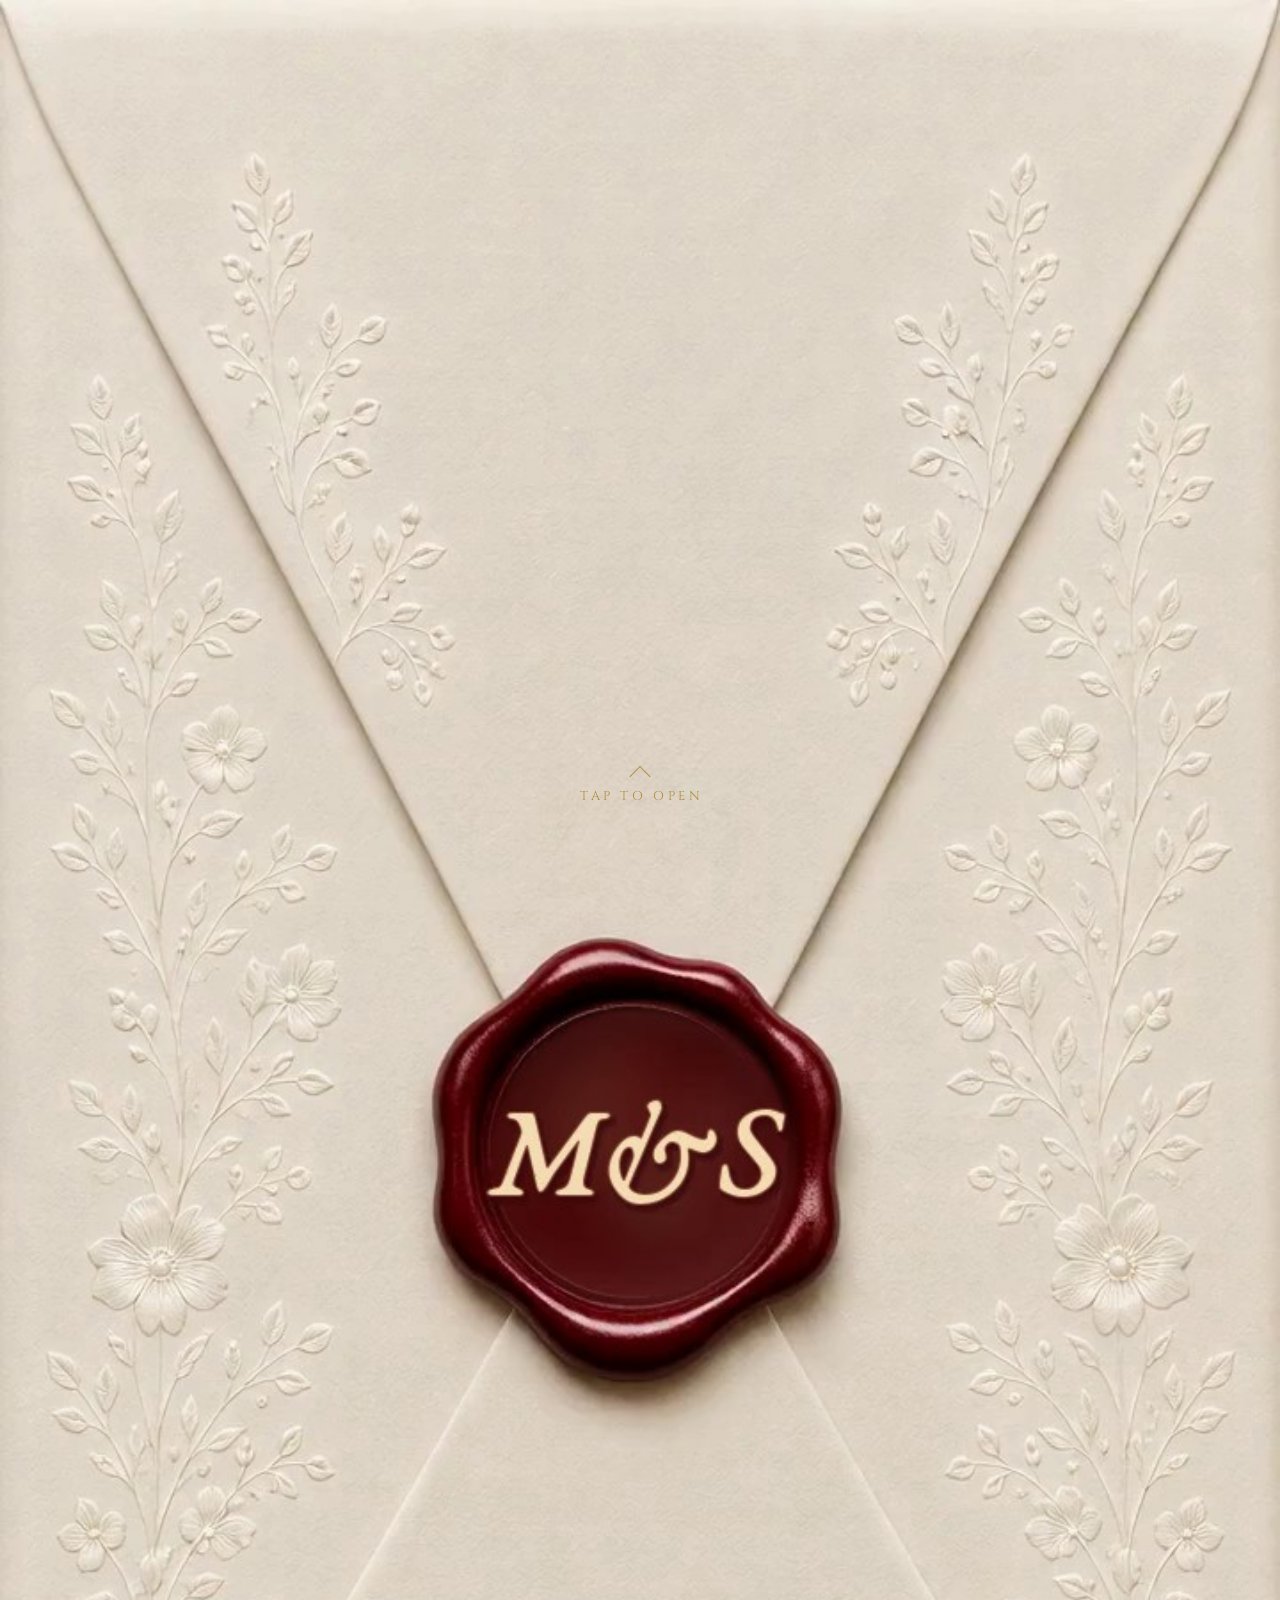
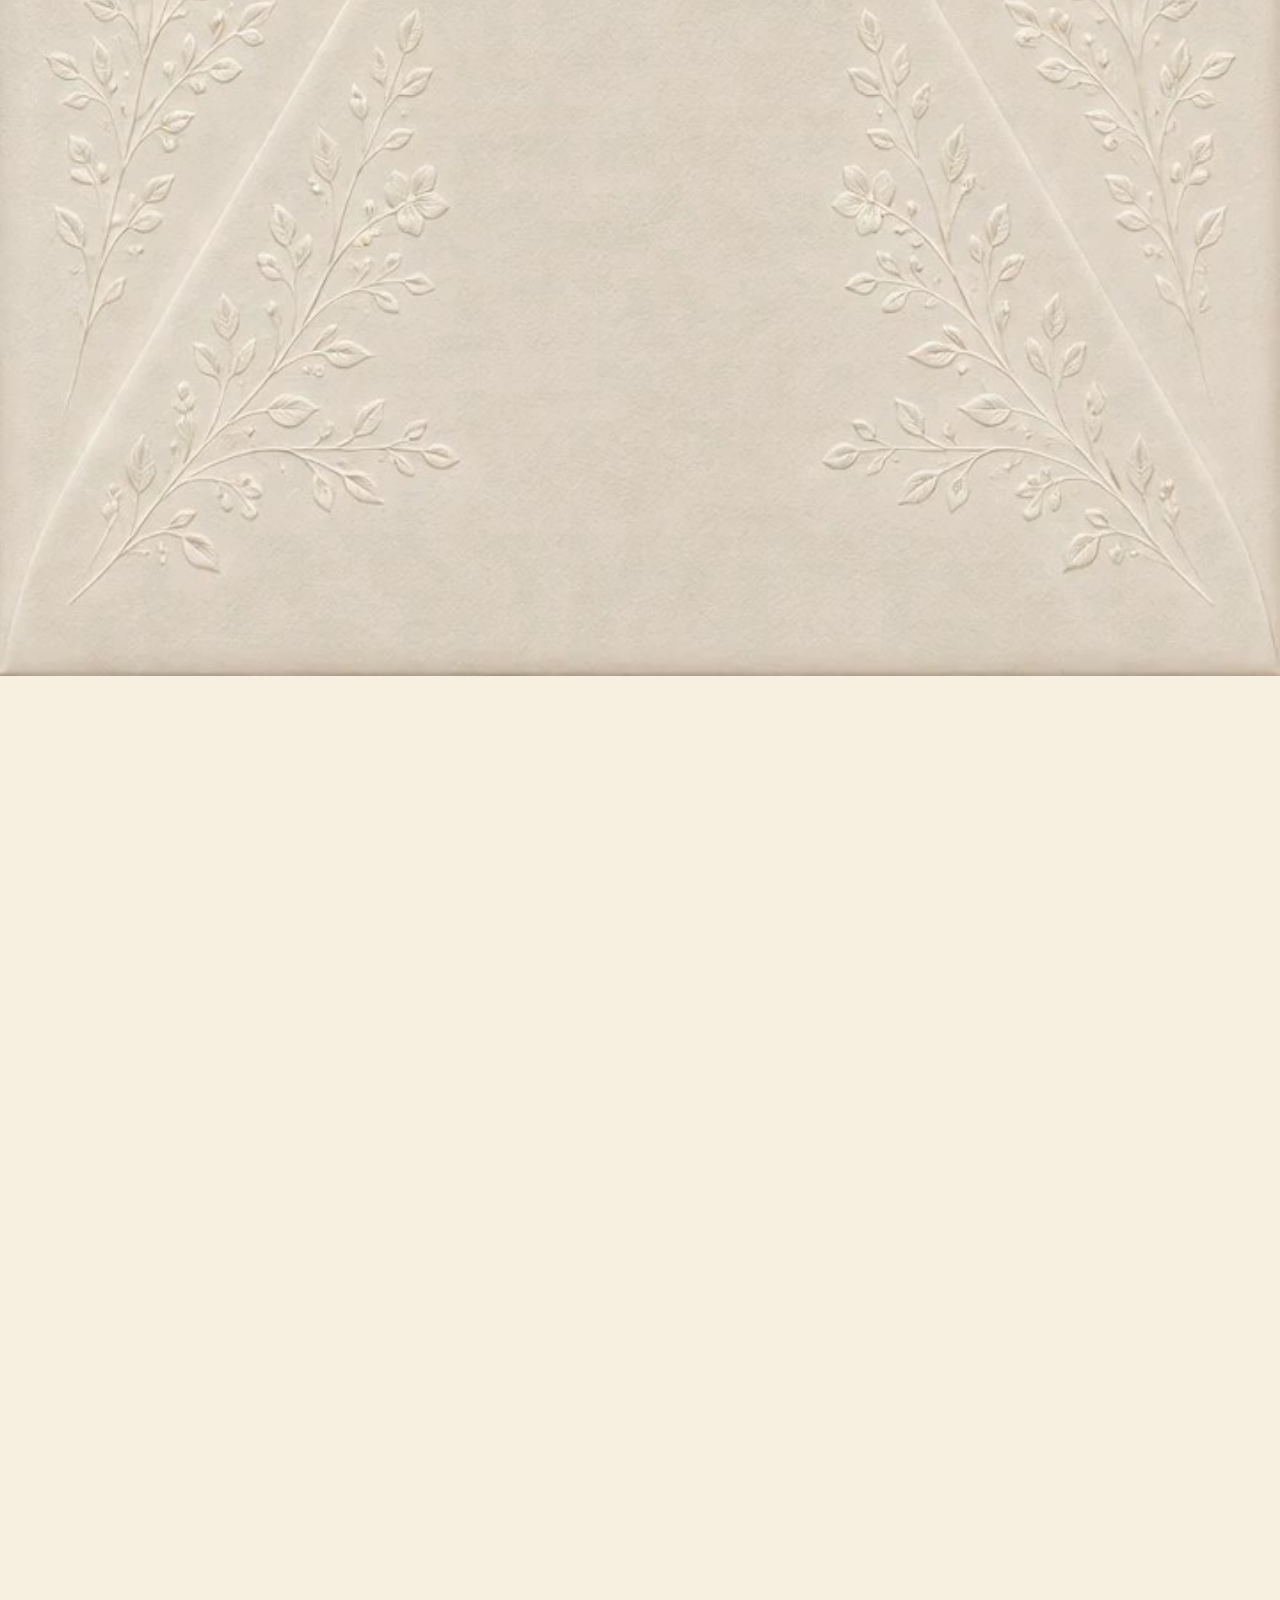
<file: index.html>
<!DOCTYPE html>
<html lang="en">
<head>
<meta charset="utf-8">
<meta name="viewport" content="width=device-width, initial-scale=1, viewport-fit=cover">
<meta name="theme-color" content="#F7EFDF">

<title>Kattb Ketab Invitation</title>
<meta name="description" content="You're invited to Mohamed &amp; Sohila's Kattb Ketab.">

<!-- Open Graph / Twitter Card — what a guest sees when this link is pasted
     into WhatsApp, iMessage, or any chat app. Absolute URLs on the image
     and og:url are required, not stylistic — WhatsApp/iMessage/Facebook
     fetch the image server-side, with no browser to resolve a relative
     path against.

     This is the mohamed-tamer branch's content, deployed separately at
     nour1029.github.io/mohamed-sohila-invitation/ — not solinvitations.com,
     which stays Mazen & Shams's. -->
<meta property="og:type" content="website">
<meta property="og:url" content="https://nour1029.github.io/mohamed-sohila-invitation/">
<meta property="og:title" content="Mohamed &amp; Sohila">
<meta property="og:description" content="You're invited to our Kattb Ketab.">
<meta property="og:image" content="https://nour1029.github.io/mohamed-sohila-invitation/assets/img/og-image.jpg">
<meta property="og:image:width" content="1200">
<meta property="og:image:height" content="630">
<meta name="twitter:card" content="summary_large_image">
<meta name="twitter:title" content="Mohamed &amp; Sohila">
<meta name="twitter:description" content="You're invited to our Kattb Ketab.">
<meta name="twitter:image" content="https://nour1029.github.io/mohamed-sohila-invitation/assets/img/og-image.jpg">

<link rel="preconnect" href="https://fonts.googleapis.com">
<link rel="preconnect" href="https://fonts.gstatic.com" crossorigin>
<!--
  Script font: Pinyon Script is the working default. All four candidates render
  side by side in _fonts.html — swap the pick here and in --font-script.
-->
<!-- Amiri is a proper Naskh face — the Bismillah must not fall back to a
     system font that mangles its diacritics. -->
<!-- Imperial Script matches the reference's own font for the "Two Souls..."
     lines exactly (its 'NewFonts' weight 300 resolves to Imperial Script). -->
<link href="https://fonts.googleapis.com/css2?family=Amiri&family=Cinzel:wght@400;500;600&family=Imperial+Script&family=Ovo&family=Pinyon+Script&display=swap" rel="stylesheet">

<link rel="stylesheet" href="css/style.css">

<!-- Marks that scripting is available, before first paint. The reveal styles
     hang off this, so a failed script leaves content visible rather than
     stranding the whole invitation at opacity 0. -->
<script>document.documentElement.classList.add('js');</script>
</head>

<body>

<!-- ============================================================
     Phase 0 scaffold. Every <section> below is an empty labeled
     band; the phase that fills it is named in the badge.
     ============================================================ -->

<!-- 1 · Envelope gate — Phase 2. Outside <main>: it covers the page
     rather than being part of the document flow.

     Two stages, as on the reference: a still of the sealed envelope, then
     on tap a short video of it opening. The video fades out as it ends and
     the invitation is underneath. -->
<div class="gate" id="gate">

  <div class="gate__still" id="gate-still">
    <!-- The exact first frame of gate-video below, not a separate still —
         so the still-to-film handoff on tap is pixel-identical, zero jump. -->
    <img class="gate__img" src="assets/img/envelope-closed.jpg" alt=""
         width="720" height="1280" fetchpriority="high">

    <button class="gate__open" type="button" id="gate-open">
      <span class="cue">
        <span class="cue__chevron"></span>
        <span class="cue__label caps">Tap to open</span>
      </span>
      <span class="visually-hidden">Open the invitation</span>
    </button>
  </div>

  <!-- muted + playsinline are what make autoplay-after-gesture legal on
       iOS; without playsinline it takes over the whole screen. -->
  <div class="gate__film" id="gate-film" aria-hidden="true">
    <video id="gate-video" class="gate__video"
           src="assets/video/envelope-open-MS.mp4"
           muted playsinline preload="auto"></video>
  </div>

</div>

<main id="invitation">


  <!-- 2 · Hero — Phase 3. tabindex allows the gate to land focus here. -->
  <section id="hero" class="hero" tabindex="-1">
    <div class="hero__panel">

      <!-- The scene is a video: the swans drift, petals fall, light moves.
           poster is the still plate, so a browser that cannot decode HEVC
           shows the painting instead of a blank box. preload is none and
           playback starts on wedding:open — no reason to pull 7MB before
           the guest has opened the envelope. -->
      <!-- src is set directly rather than via <source type="video/quicktime">:
           browsers filter <source> by declared type, and Chrome reports no
           support for quicktime even where it decodes the file happily. A
           bare src lets it sniff, and a browser that genuinely cannot decode
           just keeps showing the poster. -->
      <video class="hero__bg" id="hero-video"
             src="assets/video/swans.mov"
             poster="assets/img/hero-scene.jpg"
             muted loop playsinline preload="none"
             width="720" height="1280" aria-hidden="true"></video>

      <div class="hero__words">
        <p class="hero__eyebrow" lang="ar" dir="rtl" data-reveal>حَفْلُ زِفَافٍ</p>
        <!-- Date and time are one fact — when — so they share a line with a
             separator rather than stacking as two. The divider is decorative
             and hidden from assistive tech; the two <time> elements each keep
             their own machine-readable datetime. -->
        <p class="hero__when display" data-reveal>
          <time data-wedding="date"></time>
          <span class="hero__when-sep" aria-hidden="true">|</span>
          <time data-wedding="time"></time>
        </p>
      </div>

      <h1 class="heading heading--names hero__names" data-reveal>
        <span data-wedding="couple.one"></span>
        <span class="amp" aria-hidden="true">&amp;</span>
        <span data-wedding="couple.two"></span>
      </h1>

      <p class="hero__cue cue cue--down" aria-hidden="true">
        <span class="cue__chevron"></span>
        <span class="cue__label script">Scroll down</span>
      </p>

    </div>
  </section>

  <!-- 3 · Bismillah / invitation — Phase 5 -->
  <section id="invitation-card" class="section">
    <div class="section__inner">
      <article class="card invite" data-reveal-stagger>

        <!-- Same floral cutouts the reference uses to flank its own invite
             card (assets/img/README.md — the Tilda IDs match exactly). WebP
             first, at the same width the reference itself requests. -->
        <picture>
          <source srcset="assets/img/invite-ivy-left.webp" type="image/webp">
          <img class="invite__ivy invite__ivy--start" src="assets/img/hero-floral-left.png" alt="" aria-hidden="true" width="480" height="736">
        </picture>
        <picture>
          <source srcset="assets/img/invite-ivy-right.webp" type="image/webp">
          <img class="invite__ivy invite__ivy--end" src="assets/img/hero-floral-right.png" alt="" aria-hidden="true" width="484" height="736">
        </picture>

        <img class="bismillah" src="assets/img/bismillah.png"
             alt="بِسْمِ ٱللّٰهِ ٱلرَّحْمَـٰنِ ٱلرَّحِيمِ — In the name of Allah, the Most Gracious, the Most Merciful"
             width="1022" height="312">

        <!-- Surah Ar-Rum 30:21 (excerpt) — "...and He placed between you
             affection and mercy..." — the verse almost every Arabic wedding
             invitation opens with. Live text in Amiri (a proper Naskh face,
             already loaded for its diacritics — see the <link> above), not
             the image it started as: see assets/img/README.md. -->
        <p class="invite__ayah" lang="ar" dir="rtl">وَجَعَلَ بَيْنَكُم مَّوَدَّةً وَرَحْمَةً</p>

        <p class="invite__greeting" lang="ar" dir="rtl">
          بقلوب بملؤها الفرح والسعادة نتشرف بدعوتكم لحضور حفل زفاف
        </p>

      </article>
    </div>
  </section>

  <!-- 4 · Countdown — Phase 6. Sits on the plain cream ground, no card. -->
  <section id="countdown" class="section countdown">
    <div class="section__inner">
      <h2 class="heading" data-reveal><span>The Celebration Begins In</span></h2>

      <!-- No data-reveal here: the ink-wipe-in on scroll and the per-digit
           flip on tick are bespoke to the countdown and driven by
           initCountdown() itself, not the generic reveal engine. -->
      <div class="countdown__clock" id="countdown-clock">
        <div class="count">
          <span class="count__wrap"><span class="count__value" data-count="days">--</span></span>
          <span class="count__label" data-count-label="days">Days</span>
        </div>
        <span class="count__sep" aria-hidden="true">:</span>
        <div class="count">
          <span class="count__wrap"><span class="count__value" data-count="hours">--</span></span>
          <span class="count__label" data-count-label="hours">Hours</span>
        </div>
        <span class="count__sep" aria-hidden="true">:</span>
        <div class="count">
          <span class="count__wrap"><span class="count__value" data-count="minutes">--</span></span>
          <span class="count__label" data-count-label="minutes">Minutes</span>
        </div>
        <span class="count__sep" aria-hidden="true">:</span>
        <div class="count">
          <span class="count__wrap"><span class="count__value" data-count="seconds">--</span></span>
          <span class="count__label" data-count-label="seconds">Seconds</span>
        </div>
      </div>

      <!-- Shown once the date has passed; the clock is hidden then. -->
      <p class="countdown__after script" id="countdown-after" hidden></p>
    </div>
  </section>

  <!-- 6 · Venue + map — Phase 8 -->
  <section id="venue" class="section venue">
    <div class="section__inner">
      <article class="card card--paper venue__card" data-reveal-stagger>

        <!-- No flanking flourishes here: the design puts a single centred
             rule-and-palmette *under* the heading instead. -->
        <h2 class="heading"><span>Location</span></h2>

        <img class="venue__divider" src="assets/img/venue-divider.png"
             alt="" aria-hidden="true" width="203" height="48">

        <p class="venue__name" data-wedding="venue.name"></p>

        <!-- One line per WEDDING.venue.addressLines entry, filled by
             initVenue. The design breaks after "…6th of October City," and
             a single joined string wraps wherever the column happens to
             run out, which is rarely the same place. -->
        <p class="venue__address">
          <span class="venue__address-label">Address:</span>
          <span class="venue__address-lines"></span>
        </p>

        <!-- Line drawing of the hall. Transparent PNG: the stone is drawn as
             ink over paper, so it picks up whatever the card's fill is rather
             than sitting on a cream rectangle of its own. -->
        <img class="venue__art" src="assets/img/venue-building.png"
             alt="Line drawing of Romanica Wedding Hall — a domed stone hall with
                  a colonnaded entrance, flanked by cypress trees"
             width="1108" height="532" loading="lazy" decoding="async">
      </article>

      <div class="frame venue__frame" data-reveal>
        <div class="frame__inner">
          <!-- src is set from WEDDING.venue so the coordinates live in one
               place; loading=lazy keeps the heaviest thing on the page off
               the critical path. -->
          <iframe
            class="venue__map"
            id="venue-map"
            title="Map showing the Kattb Ketab venue"
            loading="lazy"
            referrerpolicy="no-referrer-when-downgrade"
            allowfullscreen></iframe>
        </div>
      </div>

      <p class="venue__actions" data-reveal>
        <a class="link-caps" id="venue-directions" href="#">Open in Maps</a>
      </p>
    </div>
  </section>

  <!-- 9 · Closing — Phase 12 -->
  <section id="closing" class="closing">
    <div class="section__inner closing__words">
      <p class="heading closing__line" data-reveal>Hope to see you there!</p>
      <p class="closing__names display" data-wedding="couple.both" data-reveal></p>
    </div>

    <figure class="closing__figure" data-reveal>
      <!-- The polaroid photo you supplied, at its own 1024x1024, shipped
           whole with its white border kept — see assets/img/README.md.

           Capped at 1024px so it is never enlarged past its true size —
           see .closing__figure for why a photo this shape cannot also be
           edge-to-edge on a desktop. -->
      <img class="closing__photo" src="assets/img/couple.jpg"
           alt="A polaroid-style photo of the two of you"
           width="1024" height="1024" loading="lazy" decoding="async">
    </figure>
  </section>

</main>

<!-- Persistent music button — Phase 11.
     Stays hidden unless WEDDING.audioSrc is set, so an unconfigured
     player never shows a control that cannot do anything. -->
<button class="music" id="music-toggle" type="button" hidden aria-pressed="false">
  <span class="music__icon" aria-hidden="true"></span>
  <span class="visually-hidden" id="music-label">Play music</span>
</button>
<audio id="music-audio" loop preload="none"></audio>

<script src="js/main.js"></script>
</body>
</html>
</file>
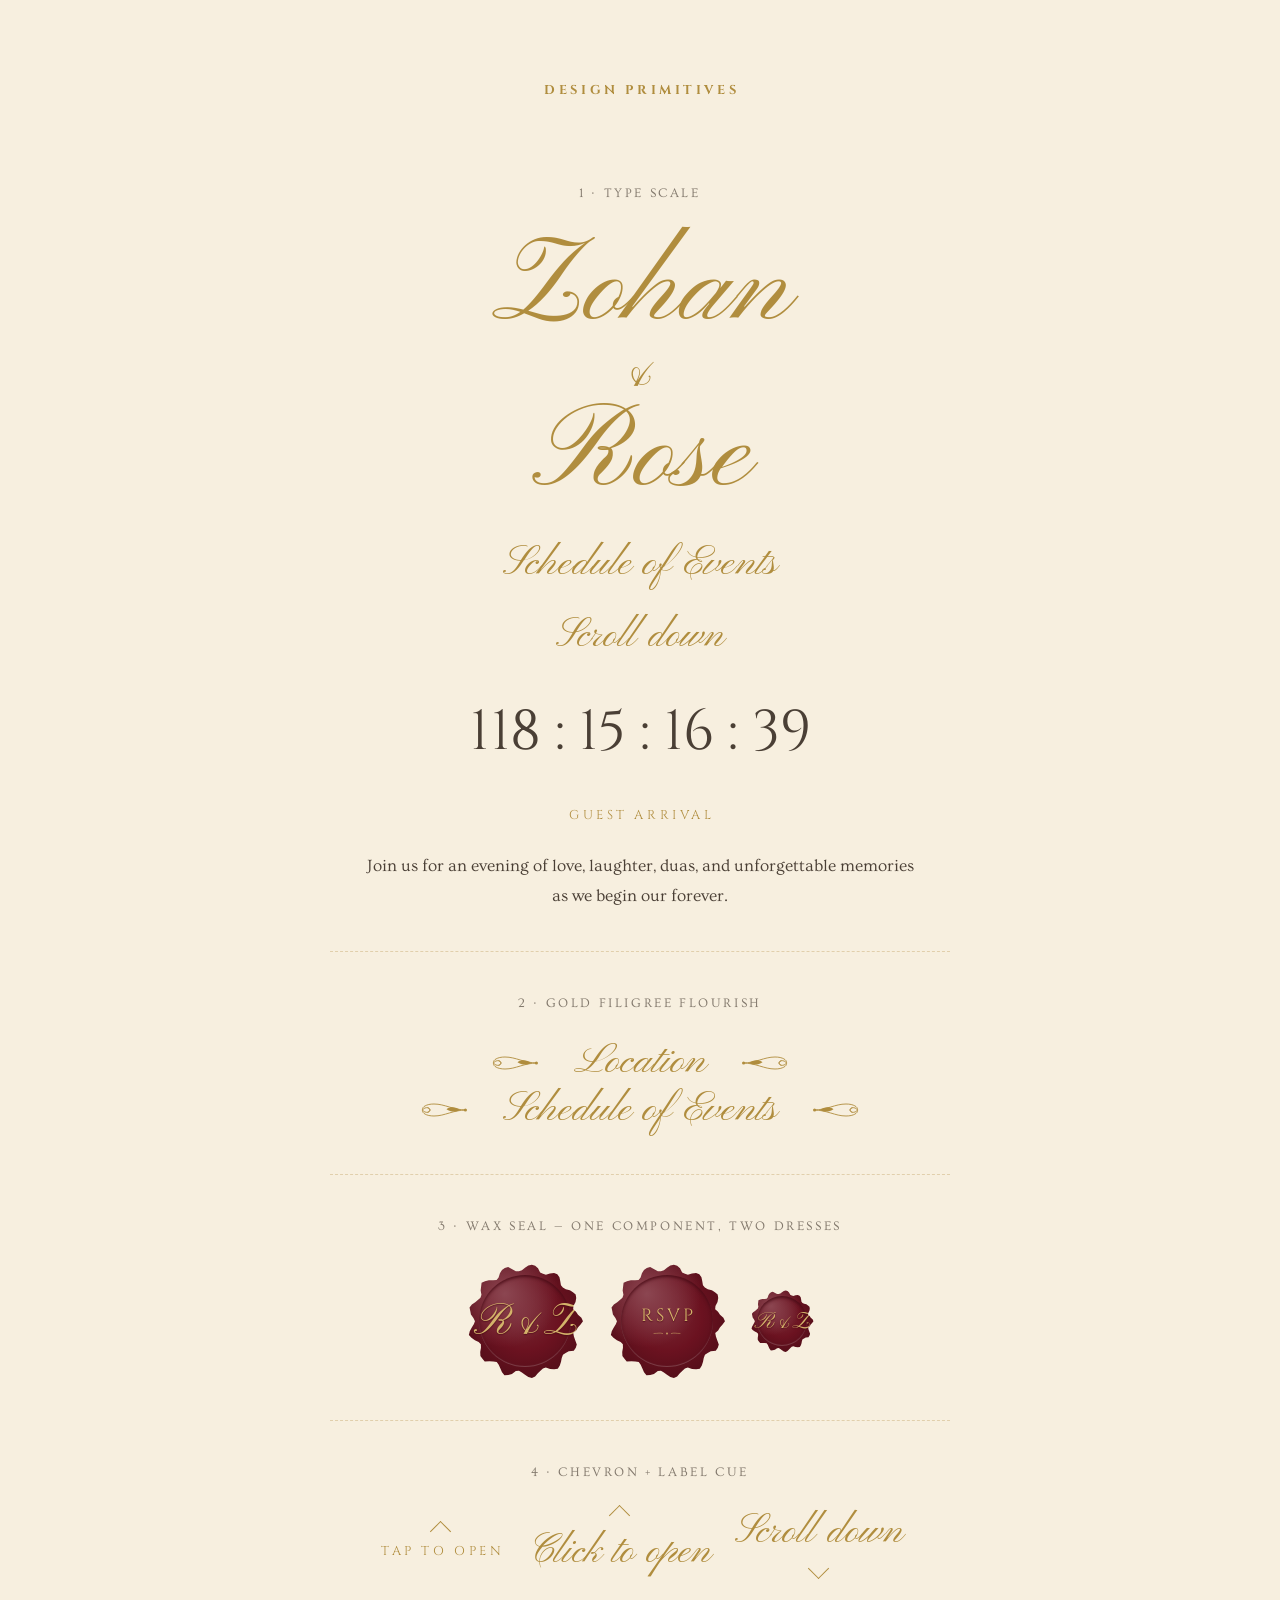
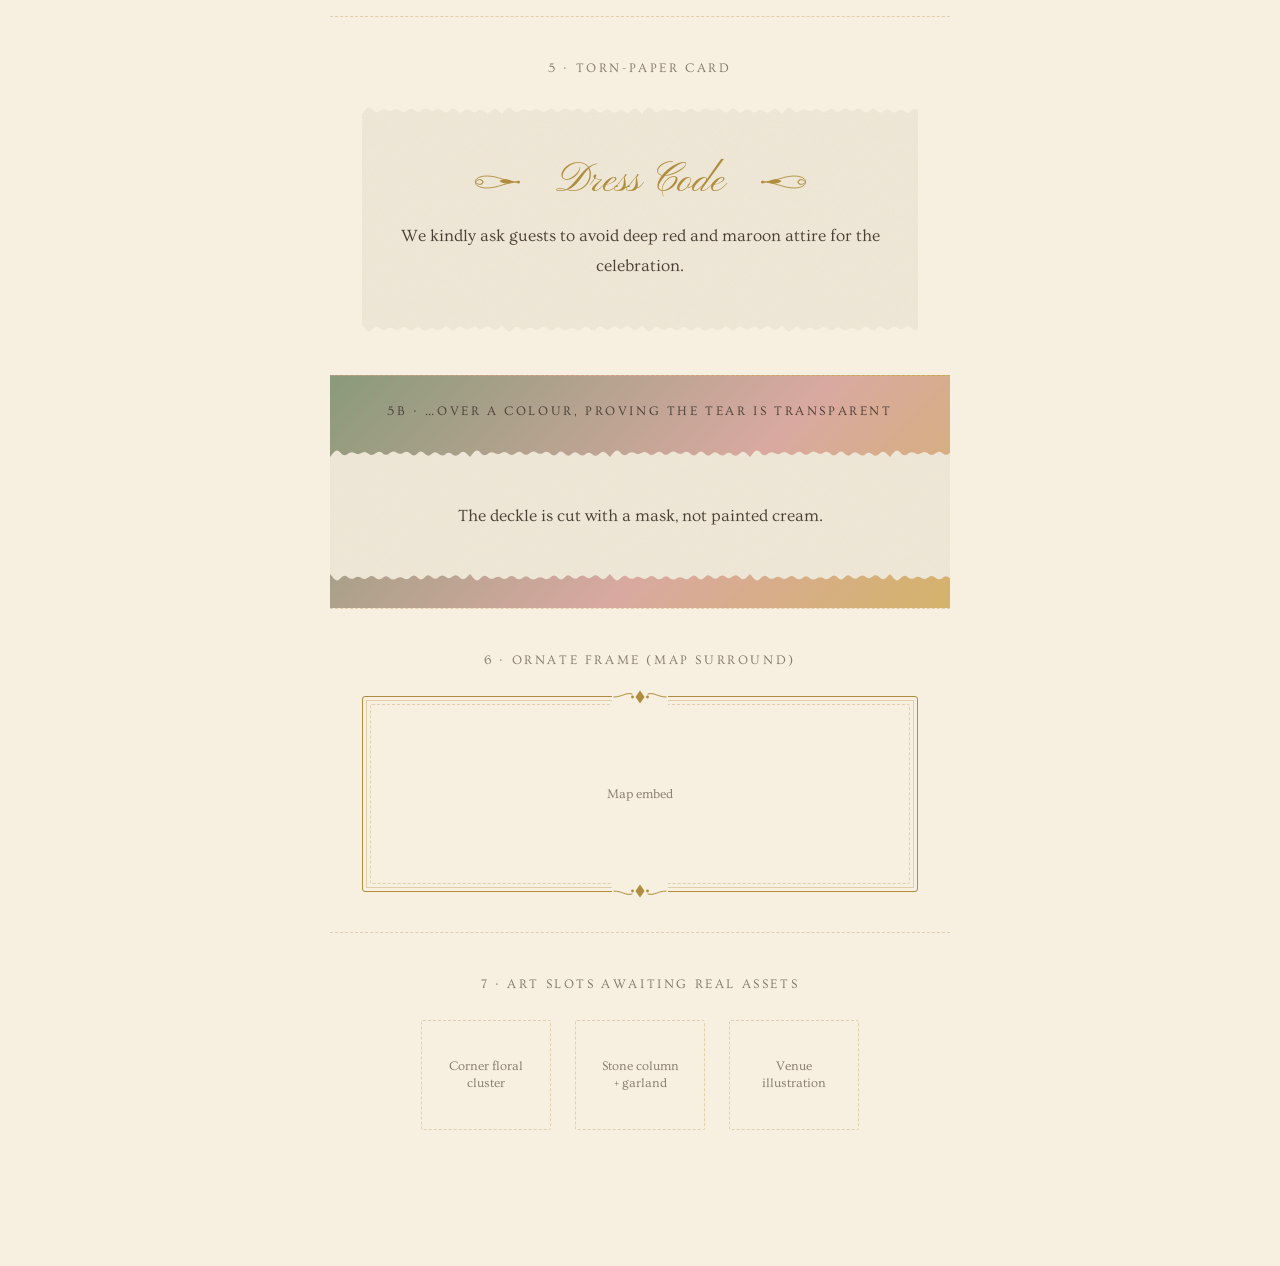
<file: _components.html>
<!DOCTYPE html>
<html lang="en">
<head>
<meta charset="utf-8">
<meta name="viewport" content="width=device-width, initial-scale=1">
<title>Design primitives</title>

<link rel="preconnect" href="https://fonts.googleapis.com">
<link rel="preconnect" href="https://fonts.gstatic.com" crossorigin>
<link href="https://fonts.googleapis.com/css2?family=Cinzel:wght@400;500;600&family=Ovo&family=Pinyon+Script&display=swap" rel="stylesheet">

<link rel="stylesheet" href="css/style.css">

<style>
  /* Throwaway preview page — deleted at Phase 15. Nothing here ships. */

  body { padding-block: var(--space-4) var(--space-6); }

  .spec {
    max-width: var(--col-wide);
    margin-inline: auto;
    padding: var(--space-4) var(--gutter);
    border-top: 1px dashed var(--gold-soft);
  }
  .spec:first-of-type { border-top: 0; }

  .spec__title {
    font-family: var(--font-body);
    font-size: var(--t-small);
    letter-spacing: 0.2em;
    text-transform: uppercase;
    color: var(--ink-soft);
    text-align: center;
    margin-bottom: var(--space-3);
  }

  .row {
    display: flex;
    flex-wrap: wrap;
    align-items: center;
    justify-content: center;
    gap: var(--space-3);
  }

  .stack { display: grid; gap: var(--space-3); justify-items: center; }

  /* Proves the torn edge is really transparent, not cream-coloured fakery. */
  .on-photo {
    padding: var(--space-3) 0;
    background:
      linear-gradient(135deg, var(--sage), var(--blush) 60%, var(--gold-light));
  }
</style>
</head>

<body>

<header class="spec">
  <h1 class="caps" style="text-align:center">Design primitives</h1>
</header>

<!-- 1 · Type scale ---------------------------------------------------- -->
<section class="spec">
  <p class="spec__title">1 · Type scale</p>
  <div class="stack">
    <h2 class="heading heading--names">Zohan<span class="amp">&amp;</span>Rose</h2>
    <h3 class="heading">Schedule of Events</h3>
    <p class="script" style="font-size:var(--t-script-md)">Scroll down</p>
    <p class="display" style="font-size:var(--t-display-lg);color:var(--ink)">118 : 15 : 16 : 39</p>
    <p class="caps">Guest Arrival</p>
    <p style="text-align:center">Join us for an evening of love, laughter, duas, and
       unforgettable memories as we begin our forever.</p>
  </div>
</section>

<!-- 2 · Filigree ------------------------------------------------------ -->
<section class="spec">
  <p class="spec__title">2 · Gold filigree flourish</p>
  <h3 class="heading heading--flourished"><span>Location</span></h3>
  <h3 class="heading heading--flourished"><span>Schedule of Events</span></h3>
</section>

<!-- 3 · Wax seal ------------------------------------------------------ -->
<section class="spec">
  <p class="spec__title">3 · Wax seal — one component, two dresses</p>
  <div class="row">
    <div class="seal seal--monogram">
      <span class="seal__mark">R&amp;Z</span>
    </div>
    <button class="seal seal--label" type="button">
      <span class="seal__mark">RSVP</span>
    </button>
    <div class="seal seal--monogram" style="--seal-size:64px">
      <span class="seal__mark">R&amp;Z</span>
    </div>
  </div>
</section>

<!-- 4 · Chevron + label ----------------------------------------------- -->
<section class="spec">
  <p class="spec__title">4 · Chevron + label cue</p>
  <div class="row">
    <div class="cue">
      <span class="cue__chevron"></span>
      <span class="cue__label caps">Tap to open</span>
    </div>
    <div class="cue">
      <span class="cue__chevron"></span>
      <span class="cue__label script" style="font-size:var(--t-script-md)">Click to open</span>
    </div>
    <div class="cue cue--down">
      <span class="cue__chevron"></span>
      <span class="cue__label script" style="font-size:var(--t-script-md)">Scroll down</span>
    </div>
  </div>
</section>

<!-- 5 · Torn-paper card ----------------------------------------------- -->
<section class="spec">
  <p class="spec__title">5 · Torn-paper card</p>
  <div class="card">
    <h3 class="heading heading--flourished" style="margin-bottom:var(--space-2)"><span>Dress Code</span></h3>
    <p style="text-align:center">We kindly ask guests to avoid deep red and maroon
       attire for the celebration.</p>
  </div>
</section>

<section class="spec on-photo">
  <p class="spec__title" style="color:var(--ink)">5b · …over a colour, proving the tear is transparent</p>
  <div class="card">
    <p style="text-align:center">The deckle is cut with a mask, not painted cream.</p>
  </div>
</section>

<!-- 6 · Ornate frame -------------------------------------------------- -->
<section class="spec">
  <p class="spec__title">6 · Ornate frame (map surround)</p>
  <div class="frame">
    <div class="frame__inner">
      <!-- TODO Phase 8: swap for the Google Map iframe -->
      <div class="slot" style="min-height:180px">Map embed</div>
    </div>
  </div>
</section>

<!-- 7 · Art slots ----------------------------------------------------- -->
<section class="spec">
  <p class="spec__title">7 · Art slots awaiting real assets</p>
  <div class="row">
    <!-- TODO Phase 14: swap in floral PNG -->
    <div class="slot" style="width:130px;height:110px">Corner floral<br>cluster</div>
    <!-- TODO Phase 14: swap in floral PNG -->
    <div class="slot" style="width:130px;height:110px">Stone column<br>+ garland</div>
    <!-- TODO Phase 14: swap in venue line-art -->
    <div class="slot" style="width:130px;height:110px">Venue<br>illustration</div>
  </div>
</section>

</body>
</html>
</file>
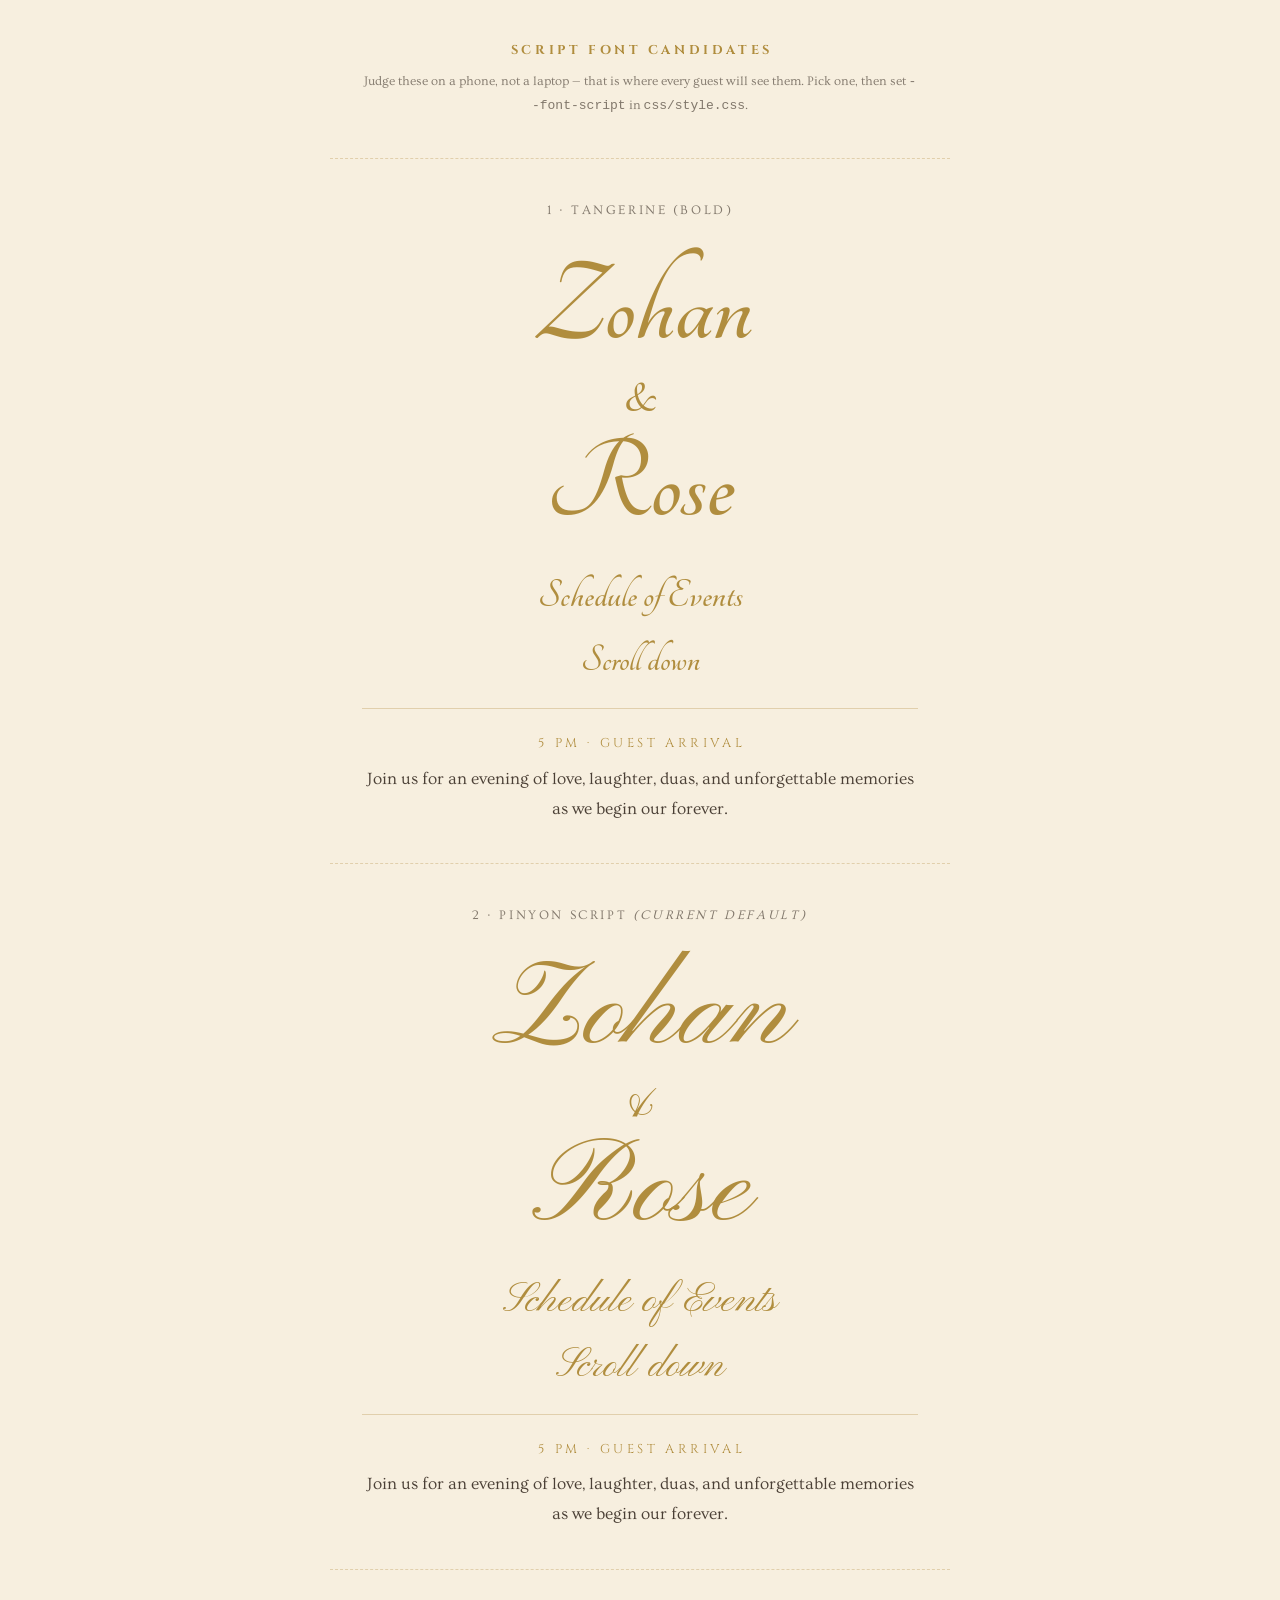
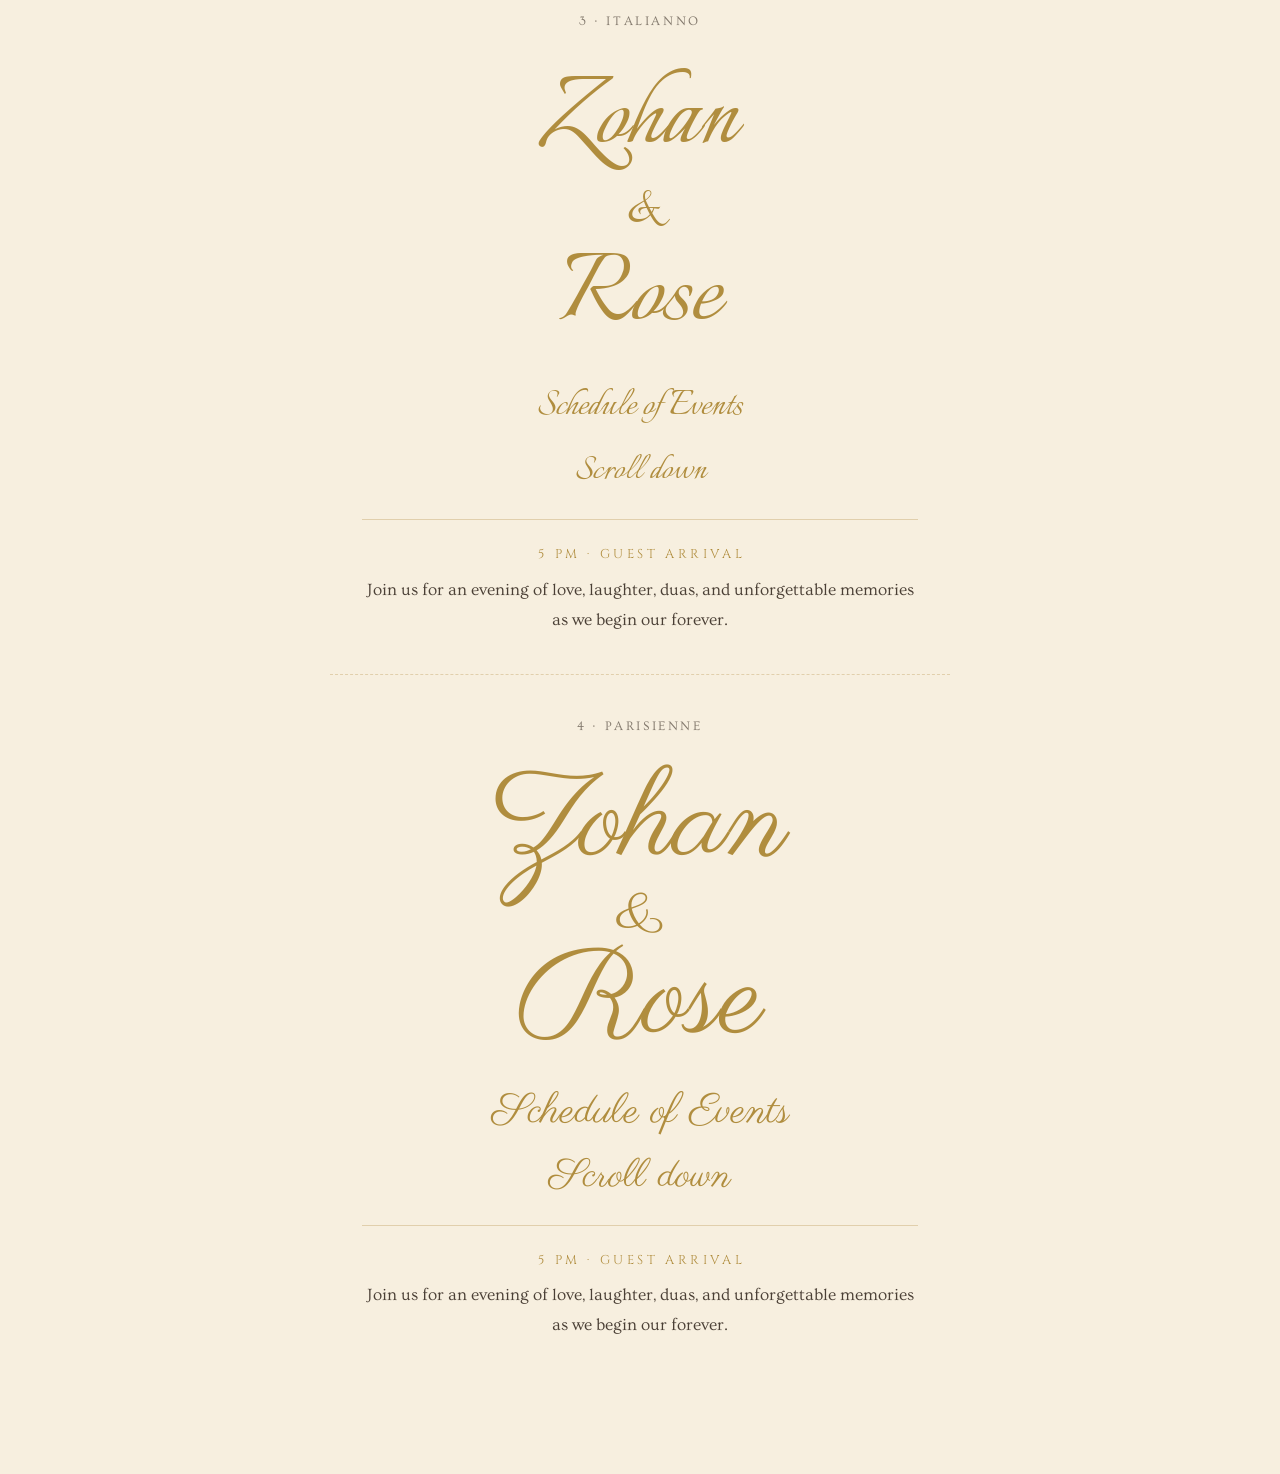
<file: _fonts.html>
<!DOCTYPE html>
<html lang="en">
<head>
<meta charset="utf-8">
<meta name="viewport" content="width=device-width, initial-scale=1">
<title>Script font candidates</title>

<link rel="preconnect" href="https://fonts.googleapis.com">
<link rel="preconnect" href="https://fonts.gstatic.com" crossorigin>
<link href="https://fonts.googleapis.com/css2?family=Cinzel:wght@400;500;600&family=Ovo&family=Tangerine:wght@400;700&family=Pinyon+Script&family=Italianno&family=Parisienne&display=swap" rel="stylesheet">

<link rel="stylesheet" href="css/style.css">

<style>
  /* Throwaway preview page — deleted once the font is picked. */

  body { padding-block: var(--space-4) var(--space-6); }

  .page-head {
    max-width: var(--col-wide);
    margin-inline: auto;
    padding-inline: var(--gutter);
    text-align: center;
    margin-bottom: var(--space-4);
  }
  .page-head p {
    font-size: var(--t-small);
    color: var(--ink-soft);
    margin-top: var(--space-1);
  }

  .candidate {
    max-width: var(--col-wide);
    margin-inline: auto;
    padding: var(--space-4) var(--gutter);
    border-top: 1px dashed var(--gold-soft);
    text-align: center;
  }

  .candidate__name {
    font-family: var(--font-body);
    font-size: var(--t-small);
    letter-spacing: 0.2em;
    text-transform: uppercase;
    color: var(--ink-soft);
    margin-bottom: var(--space-3);
  }

  /* The real test: names at hero scale. */
  .specimen-names {
    color: var(--gold);
    line-height: 1.05;
    font-size: var(--t-script-xl);
  }
  .specimen-names .amp {
    display: block;
    font-size: 0.5em;
    margin-block: -0.1em;
  }

  .specimen-heading {
    color: var(--gold);
    font-size: var(--t-script-lg);
    line-height: 1.15;
    margin-top: var(--space-3);
  }

  .specimen-small {
    color: var(--gold);
    font-size: var(--t-script-md);
    line-height: 1.2;
    margin-top: var(--space-2);
  }

  /* Legibility check — script beside the Cinzel/Ovo it has to live with. */
  .specimen-pairing {
    margin-top: var(--space-3);
    padding-top: var(--space-3);
    border-top: 1px solid var(--gold-soft);
  }
  .specimen-pairing .caps { display: block; margin-bottom: var(--space-1); }
  .specimen-pairing p { font-size: var(--t-body); }

  .f-tangerine { font-family: "Tangerine", cursive; font-weight: 700; }
  .f-pinyon    { font-family: "Pinyon Script", cursive; }
  .f-italianno { font-family: "Italianno", cursive; }
  .f-parisienne{ font-family: "Parisienne", cursive; }
</style>
</head>

<body>

<header class="page-head">
  <h1 class="caps">Script font candidates</h1>
  <p>Judge these on a phone, not a laptop — that is where every guest will see them.
     Pick one, then set <code>--font-script</code> in <code>css/style.css</code>.</p>
</header>

<!-- Each block repeats the three real uses: names, a section heading, "Scroll down". -->

<section class="candidate">
  <p class="candidate__name">1 · Tangerine (bold)</p>
  <div class="specimen-names f-tangerine">
    Zohan<span class="amp">&amp;</span>Rose
  </div>
  <p class="specimen-heading f-tangerine">Schedule of Events</p>
  <p class="specimen-small f-tangerine">Scroll down</p>
  <div class="specimen-pairing">
    <span class="caps">5 PM · Guest Arrival</span>
    <p>Join us for an evening of love, laughter, duas, and unforgettable memories
       as we begin our forever.</p>
  </div>
</section>

<section class="candidate">
  <p class="candidate__name">2 · Pinyon Script <em>(current default)</em></p>
  <div class="specimen-names f-pinyon">
    Zohan<span class="amp">&amp;</span>Rose
  </div>
  <p class="specimen-heading f-pinyon">Schedule of Events</p>
  <p class="specimen-small f-pinyon">Scroll down</p>
  <div class="specimen-pairing">
    <span class="caps">5 PM · Guest Arrival</span>
    <p>Join us for an evening of love, laughter, duas, and unforgettable memories
       as we begin our forever.</p>
  </div>
</section>

<section class="candidate">
  <p class="candidate__name">3 · Italianno</p>
  <div class="specimen-names f-italianno">
    Zohan<span class="amp">&amp;</span>Rose
  </div>
  <p class="specimen-heading f-italianno">Schedule of Events</p>
  <p class="specimen-small f-italianno">Scroll down</p>
  <div class="specimen-pairing">
    <span class="caps">5 PM · Guest Arrival</span>
    <p>Join us for an evening of love, laughter, duas, and unforgettable memories
       as we begin our forever.</p>
  </div>
</section>

<section class="candidate">
  <p class="candidate__name">4 · Parisienne</p>
  <div class="specimen-names f-parisienne">
    Zohan<span class="amp">&amp;</span>Rose
  </div>
  <p class="specimen-heading f-parisienne">Schedule of Events</p>
  <p class="specimen-small f-parisienne">Scroll down</p>
  <div class="specimen-pairing">
    <span class="caps">5 PM · Guest Arrival</span>
    <p>Join us for an evening of love, laughter, duas, and unforgettable memories
       as we begin our forever.</p>
  </div>
</section>

</body>
</html>
</file>
<file: css/style.css>
/* ============================================================
   The Sacred Garden — wedding invitation
   Phase 0: reset, design tokens, responsive shell, scaffold bands.
   Section styles arrive in their own phases.
   ============================================================ */

/* ---------- 1 · Tokens ------------------------------------ */

:root {
  /* Palette — REFERENCE.md §2. Nothing here is pure black or white. */
  --cream:        #F7EFDF;
  --paper:        #EFE7D6;
  --gold:         #B08D3E;
  --gold-light:   #D4B36A;
  --maroon:       #6B1220;
  --maroon-deep:  #4A0C16;
  --ink:          #4A3F35;
  --sage:         #8A9A7B;
  --blush:        #D9A9A0;

  /* Derived tints — for rules, shadows, washes. */
  --ink-soft:     color-mix(in srgb, var(--ink) 68%, transparent);
  --gold-soft:    color-mix(in srgb, var(--gold) 32%, transparent);
  --shadow-warm:  color-mix(in srgb, var(--maroon-deep) 14%, transparent);

  /* Type families */
  --font-script:  "Pinyon Script", cursive;   /* candidate — see _fonts.html */
  --font-display: "Cinzel", Georgia, serif;   /* caps, numerals */
  --font-body:    "Ovo", Georgia, serif;

  /* Type scale — fluid, mobile floor to desktop ceiling.
     Script runs deliberately large; it is the personality of the design. */
  --t-script-xl:  clamp(4.25rem, 17vw, 7.5rem);   /* couple's names */
  /* Section headings must clear their flanking flourishes on one line.
     The ceiling is set by the longest heading, "Confirm Your Attendance":
     at 2.6rem it measures ~392px, which fits a 556px desktop column with
     two 56px flourishes and their gaps. Raise this and that heading wraps
     and squeezes its ornaments to nothing. */
  --t-script-lg:  clamp(1.75rem, 8vw, 2.6rem);    /* section headings */
  --t-script-md:  clamp(1.75rem, 6.5vw, 2.5rem);  /* "Scroll down" */
  --t-display-lg: clamp(2.25rem, 9vw, 3.5rem);    /* countdown numerals */
  --t-display-md: clamp(1rem, 3.6vw, 1.25rem);    /* venue name */
  --t-caps:       clamp(0.7rem, 2.9vw, 0.8rem);   /* tracked gold caps */
  --t-body:       clamp(0.95rem, 3.7vw, 1.0625rem);
  --t-small:      clamp(0.75rem, 3vw, 0.8125rem);

  --track-caps:   0.28em;   /* wide tracking on all-caps gold labels */
  --leading-body: 1.75;

  /* Rhythm */
  --space-1: 0.5rem;
  --space-2: 1rem;
  --space-3: 1.5rem;
  --space-4: 2.5rem;
  --space-5: 4rem;
  --space-6: 6rem;

  /* Layout */
  --col:        480px;   /* the intimate column, phone-width by intent */
  --col-wide:   620px;   /* desktop breathes a little, never sprawls */
  --gutter:     clamp(1.25rem, 5vw, 2rem);

  /* Motion — Phase 4 uses these for every reveal. */
  --ease-out:   cubic-bezier(0.22, 0.61, 0.36, 1);
  --dur-reveal: 0.7s;
  --stagger:    120ms;
}

/* ---------- 2 · Reset ------------------------------------- */

*, *::before, *::after { box-sizing: border-box; }

html {
  -webkit-text-size-adjust: 100%;
  scroll-behavior: smooth;
  /* `clip`, not `hidden`, and on the root as well as the body.

     The invite card's florals deliberately overhang the screen edges. With
     only `overflow-x: hidden` on <body> that overhang still widened the
     initial containing block — innerWidth read 449 on a 390px phone — and
     anything `position: fixed` then anchored to 449 instead of 390. The
     music button's right edge landed at 429, i.e. two thirds of it off the
     side of the screen.

     `clip` does not create a scroll container, so the overflow cannot
     extend the scrollable area. Measured after: innerWidth 390,
     scrollWidth 390, button right edge 370 — and the floral still
     overhangs to -59 exactly as before. */
  overflow-x: clip;
}

body,
h1, h2, h3, h4, p, figure, blockquote, dl, dd, ul, ol {
  margin: 0;
  padding: 0;
}

ul[role="list"], ol[role="list"] { list-style: none; }

img, picture, svg, video {
  display: block;
  max-width: 100%;
  height: auto;
}

input, button, textarea, select {
  font: inherit;
  color: inherit;
}

button {
  background: none;
  border: 0;
  cursor: pointer;
}

a { color: inherit; }

:focus-visible {
  outline: 2px solid var(--gold);
  outline-offset: 3px;
}

/* ---------- 3 · Ground ------------------------------------ */

body {
  background: var(--cream);
  color: var(--ink);
  font-family: var(--font-body);
  font-size: var(--t-body);
  line-height: var(--leading-body);
  /* Paired with the same on <html> — see the note there for why `clip`. */
  overflow-x: clip;
  /* Phase 2 adds .is-locked here while the envelope is closed. */
}

/* The single content column. Mobile-first: full width minus gutters,
   capped so it stays intimate. Desktop widens modestly instead of
   leaving a phone-shaped strip stranded in empty cream. */
.col {
  width: 100%;
  max-width: var(--col);
  margin-inline: auto;
  padding-inline: var(--gutter);
}

@media (min-width: 768px) {
  .col { max-width: var(--col-wide); }
}

/* ---------- 4 · Utilities --------------------------------- */

.script  { font-family: var(--font-script); color: var(--gold); line-height: 1.15; }
.display { font-family: var(--font-display); }

.caps {
  font-family: var(--font-display);
  font-size: var(--t-caps);
  letter-spacing: var(--track-caps);
  text-transform: uppercase;
  color: var(--gold);
  /* tracking adds a trailing gap; pull it back so text stays optically centered */
  text-indent: var(--track-caps);
}

.visually-hidden {
  position: absolute;
  width: 1px; height: 1px;
  margin: -1px; padding: 0;
  overflow: hidden;
  clip-path: inset(50%);
  white-space: nowrap;
}

/* ============================================================
   5 · Design primitives (Phase 1)

   Every ornament on this site is built here, once. Nothing is
   copied from the reference — the wax, the torn edge, and the
   filigree are all CSS gradients and inline SVG.
   ============================================================ */

/* ---------- 5.1 · Headings -------------------------------- */

.heading {
  font-family: var(--font-script);
  color: var(--gold);
  font-size: var(--t-script-lg);
  font-weight: 400;
  line-height: 1.15;
  text-align: center;
}

.heading--names {
  font-size: var(--t-script-xl);
  line-height: 1.02;
}

/* The `&` between the names sits smaller and tucked in. */
.heading--names .amp {
  display: block;
  font-size: 0.42em;
  margin-block: -0.08em;
}

/* Gold filigree flanking a script heading. Requires the heading text to be
   wrapped in a <span> — a bare text node becomes an anonymous flex item,
   which cannot be told to hold its ground, so it wraps to two lines and
   leaves the ornaments straddling both.

   The ornaments take only the space the text leaves over (basis 0, grow 1),
   so a long heading like "Schedule of Events" stays on one line and the
   flourishes quietly get shorter instead. */
.heading--flourished {
  display: flex;
  align-items: center;
  justify-content: center;
  gap: clamp(0.4rem, 2.5vw, 1rem);
}

.heading--flourished > span {
  flex: 0 1 auto;
  min-width: 0;
}

.heading--flourished::before,
.heading--flourished::after {
  content: "";
  flex: 1 1 0;
  /* A floor, not zero. Taking only leftover space means a long heading can
     starve these down to 0px and the ornaments vanish with no sign that
     anything is wrong — which is exactly what happened at desktop width.
     The floor scales with the viewport: a fixed 40px is generous on a
     laptop but wide enough on a phone to push the heading onto two lines,
     which is the opposite problem. 5.5vw rather than 8vw: a heading inside
     a card (padding on both the card and its section) has noticeably less
     room than one sitting straight in .section__inner, and 8vw was enough
     to wrap "Schedule of Events" back onto two lines the moment it had a
     card's padding to contend with — the exact failure this floor exists
     to prevent, just from the other side. This still saturates at the
     40px cap well before desktop width, so the original fix is unaffected. */
  min-width: clamp(26px, 5.5vw, 40px);
  max-width: 92px;
  height: 20px;
  background: var(--filigree) center / contain no-repeat;
}

.heading--flourished::before { transform: scaleX(-1); }

/* Below this a flourish is a stub, not an ornament — drop it entirely. */
@media (max-width: 360px) {
  .heading--flourished::before,
  .heading--flourished::after { display: none; }
}

/* ---------- 5.2 · Wax seal --------------------------------
   One component, two dresses: a script monogram (R&Z) or
   tracked Cinzel caps (RSVP). Set --seal-size to scale it.

   The lobed edge is a clip-path polygon, so an inset box-shadow
   would trace the element's *rectangle* and get sliced off by the
   clip. All the depth here is radial gradients instead, which
   follow the wax shape whatever it is.
   ---------------------------------------------------------- */

.seal {
  --seal-size: 118px;

  position: relative;
  display: grid;
  place-items: center;
  width: var(--seal-size);
  aspect-ratio: 1;
  isolation: isolate;

  clip-path: polygon(
    99.13% 50.00%, 97.10% 52.85%, 94.83% 55.44%, 93.33% 57.94%, 90.89% 60.08%,
    91.46% 62.92%, 92.57% 66.14%, 93.89% 69.75%, 93.05% 72.59%, 91.35% 75.00%,
    87.08% 75.60%, 84.44% 76.98%, 82.16% 78.49%, 81.14% 81.14%, 80.52% 84.45%,
    79.51% 87.66%, 77.80% 90.28%, 74.71% 90.87%, 71.26% 90.50%, 67.64% 89.19%,
    65.20% 90.07%, 63.11% 92.07%, 60.90% 94.23%, 58.58% 96.83%, 55.84% 98.14%,
    52.87% 97.43%, 50.00% 95.33%, 47.37% 93.53%, 44.90% 91.96%, 42.24% 92.34%,
    38.95% 94.83%, 35.80% 95.56%, 32.59% 95.92%, 30.53% 93.26%, 29.05% 89.92%,
    27.71% 86.87%, 26.06% 84.68%, 23.20% 84.21%, 19.89% 83.98%, 15.87% 84.13%,
    13.95% 81.94%, 12.21% 79.61%, 12.05% 76.19%, 12.68% 72.56%, 12.60% 69.63%,
    10.72% 67.68%,  7.56% 66.10%,  4.63% 64.14%,  2.44% 61.72%,  3.18% 58.58%,
     4.91% 55.48%,  6.61% 52.62%,  7.61% 50.00%,  6.30% 47.36%,  4.18% 44.44%,
     3.62% 41.50%,  3.00% 38.42%,  4.97% 35.97%,  7.83% 34.01%, 10.05% 32.02%,
    12.25% 30.19%, 13.09% 27.69%, 12.42% 24.06%, 12.79% 20.85%, 13.21% 17.41%,
    16.11% 16.11%, 19.37% 15.43%, 22.90% 15.41%, 25.92% 15.12%, 27.63% 12.99%,
    28.75%  9.52%, 30.49%  6.64%, 32.88%  4.86%, 35.72%  4.17%, 39.18%  6.11%,
    42.24%  7.68%, 44.86%  7.67%, 47.40%  6.94%, 50.00%  4.67%, 52.85%  2.88%,
    55.81%  2.17%, 58.60%  3.08%, 61.03%  5.24%, 62.84%  8.79%, 65.22%  9.86%,
    67.71% 10.64%, 71.15%  9.71%, 74.62%  9.28%, 77.38% 10.33%, 79.19% 12.74%,
    79.89% 16.26%, 80.46% 19.54%, 82.07% 21.59%, 84.56% 22.92%, 88.01% 23.76%,
    90.64% 25.43%, 92.94% 27.47%, 93.41% 30.46%, 92.82% 33.76%, 91.06% 37.21%,
    90.81% 39.94%, 93.26% 42.07%, 94.93% 44.54%, 97.80% 47.11%
  );

  background:
    /* top-left highlight, as if lit from a window */
    radial-gradient(circle at 33% 27%,
      color-mix(in srgb, var(--maroon) 78%, #fff) 0%,
      transparent 46%),
    /* the dome: lighter in the middle, deepening to the rim */
    radial-gradient(circle at 50% 46%,
      color-mix(in srgb, var(--maroon) 92%, #fff) 0%,
      var(--maroon) 40%,
      var(--maroon-deep) 88%);

  filter: drop-shadow(0 3px 5px var(--shadow-warm));
}

/* The stamped recess — a true circle, so a real inset shadow works. */
.seal::before {
  content: "";
  position: absolute;
  inset: 11%;
  border-radius: 50%;
  box-shadow:
    inset 0 2px 3px color-mix(in srgb, var(--maroon-deep) 85%, transparent),
    inset 0 -1px 1px color-mix(in srgb, #fff 22%, transparent);
}

.seal__mark {
  position: relative;
  z-index: 1;
  color: var(--gold-light);
  text-shadow: 0 1px 1px color-mix(in srgb, var(--maroon-deep) 70%, transparent);
  line-height: 1;
}

/* Dress 1 — script monogram, e.g. R&Z */
.seal--monogram .seal__mark {
  font-family: var(--font-script);
  font-size: calc(var(--seal-size) * 0.38);
  /* script glyphs sit high in the em box; nudge them onto the optical centre */
  margin-top: calc(var(--seal-size) * 0.04);
}

/* Dress 2 — tracked caps, e.g. RSVP */
.seal--label .seal__mark {
  font-family: var(--font-display);
  font-size: calc(var(--seal-size) * 0.15);
  letter-spacing: 0.18em;
  text-indent: 0.18em;
  text-transform: uppercase;
}

/* A hairline flourish under a label seal. */
.seal--label .seal__mark::after {
  content: "";
  display: block;
  width: 46%;
  height: 3px;
  margin: 0.35em auto 0;
  background: var(--seal-rule) center / contain no-repeat;
  opacity: 0.85;
}

button.seal { padding: 0; transition: transform 0.25s var(--ease-out); }
button.seal:hover { transform: translateY(-2px) scale(1.02); }
button.seal:active { transform: translateY(0) scale(0.99); }

/* ---------- 5.3 · Torn-paper card -------------------------
   Deckled top and bottom edges, cut with a tiling SVG mask so
   the card is genuinely transparent at the tear — it reads
   correctly over any ground, not just cream.
   ---------------------------------------------------------- */

.card {
  --tear: 14px;

  position: relative;
  padding: calc(var(--tear) + var(--space-4)) var(--space-3);
  background: var(--paper);

  -webkit-mask-image: var(--torn-top), var(--torn-bottom), linear-gradient(#000, #000);
          mask-image: var(--torn-top), var(--torn-bottom), linear-gradient(#000, #000);
  -webkit-mask-repeat: repeat-x, repeat-x, no-repeat;
          mask-repeat: repeat-x, repeat-x, no-repeat;
  -webkit-mask-position: top left, bottom left, center;
          mask-position: top left, bottom left, center;
  -webkit-mask-size: auto var(--tear), auto var(--tear), 100% calc(100% - (2 * var(--tear)));
          mask-size: auto var(--tear), auto var(--tear), 100% calc(100% - (2 * var(--tear)));
}

/* Paper grain. Sits under the content, above the fill. */
.card::before {
  content: "";
  position: absolute;
  inset: 0;
  background: var(--paper-grain);
  opacity: 0.055;
  pointer-events: none;
}

.card > * { position: relative; }

/* ---------- 5.4 · Ornate frame ----------------------------
   Double gold rule with a filigree crest breaking the line at
   top and bottom centre. Wraps the map in Phase 8.
   ---------------------------------------------------------- */

.frame {
  position: relative;
  padding: 7px;
  border: 1px solid var(--gold);
  border-radius: 3px;
  background: var(--cream);
  box-shadow: inset 0 0 0 3px var(--cream), inset 0 0 0 4px var(--gold-soft);
}

.frame__inner {
  overflow: hidden;
  border-radius: 1px;
}

.frame::before,
.frame::after {
  content: "";
  position: absolute;
  left: 50%;
  width: 56px;
  height: 16px;
  translate: -50% 0;
  background: var(--cream) var(--crest) center / contain no-repeat;
}

.frame::before { top: -8px; }
.frame::after  { bottom: -8px; rotate: 180deg; }

/* ---------- 5.5 · Chevron + label cue ---------------------
   The `^` + "Tap to open" / "Scroll down" unit.
   ---------------------------------------------------------- */

.cue {
  display: flex;
  flex-direction: column;
  align-items: center;
  gap: var(--space-1);
}

.cue__chevron {
  width: 15px;
  height: 15px;
  border-top: 1px solid var(--gold);
  border-left: 1px solid var(--gold);
  rotate: 45deg;
  /* the rotated square hangs low; lift it back onto the baseline */
  margin-bottom: -3px;
}

.cue--down { flex-direction: column-reverse; }
.cue--down .cue__chevron { rotate: 225deg; margin-bottom: 0; margin-top: -3px; }

.cue__label { line-height: 1.2; }

/* ---------- 5.6 · Art slots -------------------------------
   Where the real florals and photos drop in. The dashed box is
   visible only while a slot is still empty.
   ---------------------------------------------------------- */

.slot {
  display: grid;
  place-items: center;
  min-height: 60px;
  padding: var(--space-1);
  border: 1px dashed var(--gold-soft);
  border-radius: 2px;
  font-family: var(--font-body);
  font-size: var(--t-small);
  line-height: 1.3;
  color: var(--ink-soft);
  text-align: center;
}

.slot:has(img) { border: 0; padding: 0; min-height: 0; }

/* ---------- 5.7 · Ornament sources ------------------------
   Inline SVG, kept together so the artwork is in one place.
   ---------------------------------------------------------- */

:root {
  /* Deckled tear, generated to tile seamlessly under repeat-x. */
  --torn-top: url("data:image/svg+xml,%3Csvg xmlns='http://www.w3.org/2000/svg' viewBox='0 0 160 16'%3E%3Cpath fill='%23000' d='M0,16 L0,11.3 Q0,11.3 4,6.5 Q8,1.6 12,6.6 Q16,11.6 20,8 Q24,4.4 28,6.9 Q32,9.4 36,6.9 Q40,4.3 44,7.7 Q48,11 52,7.2 Q56,3.5 60,7 Q64,10.6 68,7 Q72,3.4 76,6.3 Q80,9.3 84,6.5 Q88,3.6 92,7.7 Q96,11.7 100,7.3 Q104,3 108,7.5 Q112,12.1 116,8.1 Q120,4.2 124,7.8 Q128,11.5 132,8.2 Q136,5 140,8.5 Q144,12 148,7.7 Q152,3.5 156,7.4 L160,11.3 L160,16 Z'/%3E%3C/svg%3E");

  --torn-bottom: url("data:image/svg+xml,%3Csvg xmlns='http://www.w3.org/2000/svg' viewBox='0 0 160 16'%3E%3Cg transform='translate(0,16) scale(1,-1)'%3E%3Cpath fill='%23000' d='M0,16 L0,11.3 Q0,11.3 4,6.5 Q8,1.6 12,6.6 Q16,11.6 20,8 Q24,4.4 28,6.9 Q32,9.4 36,6.9 Q40,4.3 44,7.7 Q48,11 52,7.2 Q56,3.5 60,7 Q64,10.6 68,7 Q72,3.4 76,6.3 Q80,9.3 84,6.5 Q88,3.6 92,7.7 Q96,11.7 100,7.3 Q104,3 108,7.5 Q112,12.1 116,8.1 Q120,4.2 124,7.8 Q128,11.5 132,8.2 Q136,5 140,8.5 Q144,12 148,7.7 Q152,3.5 156,7.4 L160,11.3 L160,16 Z'/%3E%3C/g%3E%3C/svg%3E");

  /* Paper fibre. Turbulence is cheap here — one 140px tile, reused. */
  --paper-grain: url("data:image/svg+xml,%3Csvg xmlns='http://www.w3.org/2000/svg' viewBox='0 0 140 140'%3E%3Cfilter id='g'%3E%3CfeTurbulence type='fractalNoise' baseFrequency='0.85' numOctaves='4' stitchTiles='stitch'/%3E%3C/filter%3E%3Crect width='140' height='140' filter='url(%23g)'/%3E%3C/svg%3E");

  /* Filigree: a tapering vine, a curl above and below, one leaf. */
  --filigree: url("data:image/svg+xml,%3Csvg xmlns='http://www.w3.org/2000/svg' viewBox='0 0 52 20'%3E%3Cg fill='none' stroke='%23B08D3E' stroke-width='0.9' stroke-linecap='round'%3E%3Cpath d='M1,10 C14,10 22,4 33,4 C44,4 47.5,10 42,12 C37.5,13.6 35,9.5 39,7.8'/%3E%3Cpath d='M1,10 C14,10 22,16 33,16 C44,16 47.5,10 42,8 C37.5,6.4 35,10.5 39,12.2'/%3E%3C/g%3E%3Cpath fill='%23B08D3E' d='M7,10 C11,6.6 17,6.6 20.5,9.2 C16.5,12.2 10.5,12.2 7,10 Z'/%3E%3Ccircle cx='1.6' cy='10' r='1.5' fill='%23B08D3E'/%3E%3C/svg%3E");

  /* Frame crest: diamond with scrolled wings. */
  --crest: url("data:image/svg+xml,%3Csvg xmlns='http://www.w3.org/2000/svg' viewBox='0 0 56 16'%3E%3Cg fill='none' stroke='%23B08D3E' stroke-width='1' stroke-linecap='round'%3E%3Cpath d='M2,8 C10,8 14,3 20,5'/%3E%3Cpath d='M54,8 C46,8 42,3 36,5'/%3E%3C/g%3E%3Cpath fill='%23B08D3E' d='M28,1.5 L32.5,8 L28,14.5 L23.5,8 Z'/%3E%3Ccircle cx='20.5' cy='8' r='1.4' fill='%23B08D3E'/%3E%3Ccircle cx='35.5' cy='8' r='1.4' fill='%23B08D3E'/%3E%3C/svg%3E");

  /* Envelope vine, drawn twice for the emboss. Tiles: the stem enters and
     leaves each edge at the midpoint, so neighbours join up. */
  --vine-light: url("data:image/svg+xml,%3Csvg xmlns='http://www.w3.org/2000/svg' viewBox='0 0 120 120'%3E%3Cg fill='%23ffffff' stroke='none' opacity='0.32'%3E%3Cpath fill='none' stroke='%23ffffff' stroke-width='1.1' d='M0,60 C22,44 38,44 60,60 C82,76 98,76 120,60'/%3E%3Cpath fill='none' stroke='%23ffffff' stroke-width='1.1' d='M60,0 C44,22 44,38 60,60 C76,82 76,98 60,120'/%3E%3Cpath d='M24,50 c4,-5 11,-5 15,0 c-4,5 -11,5 -15,0z' transform='rotate(-32 24 50)'/%3E%3Cpath d='M96,70 c4,-5 11,-5 15,0 c-4,5 -11,5 -15,0z' transform='rotate(148 96 70)'/%3E%3Cpath d='M50,24 c4,-5 11,-5 15,0 c-4,5 -11,5 -15,0z' transform='rotate(58 50 24)'/%3E%3Cpath d='M70,96 c4,-5 11,-5 15,0 c-4,5 -11,5 -15,0z' transform='rotate(238 70 96)'/%3E%3Ccircle cx='60' cy='60' r='3.2'/%3E%3Ccircle cx='0' cy='60' r='2'/%3E%3Ccircle cx='120' cy='60' r='2'/%3E%3Ccircle cx='60' cy='0' r='2'/%3E%3Ccircle cx='60' cy='120' r='2'/%3E%3C/g%3E%3C/svg%3E");

  --vine-dark: url("data:image/svg+xml,%3Csvg xmlns='http://www.w3.org/2000/svg' viewBox='0 0 120 120'%3E%3Cg fill='%234A3F35' stroke='none' opacity='0.05'%3E%3Cpath fill='none' stroke='%234A3F35' stroke-width='1.1' d='M0,60 C22,44 38,44 60,60 C82,76 98,76 120,60'/%3E%3Cpath fill='none' stroke='%234A3F35' stroke-width='1.1' d='M60,0 C44,22 44,38 60,60 C76,82 76,98 60,120'/%3E%3Cpath d='M24,50 c4,-5 11,-5 15,0 c-4,5 -11,5 -15,0z' transform='rotate(-32 24 50)'/%3E%3Cpath d='M96,70 c4,-5 11,-5 15,0 c-4,5 -11,5 -15,0z' transform='rotate(148 96 70)'/%3E%3Cpath d='M50,24 c4,-5 11,-5 15,0 c-4,5 -11,5 -15,0z' transform='rotate(58 50 24)'/%3E%3Cpath d='M70,96 c4,-5 11,-5 15,0 c-4,5 -11,5 -15,0z' transform='rotate(238 70 96)'/%3E%3Ccircle cx='60' cy='60' r='3.2'/%3E%3Ccircle cx='0' cy='60' r='2'/%3E%3Ccircle cx='120' cy='60' r='2'/%3E%3Ccircle cx='60' cy='0' r='2'/%3E%3Ccircle cx='60' cy='120' r='2'/%3E%3C/g%3E%3C/svg%3E");

  /* Envelope fold creases, in envelope coordinates: the bottom flap folded
     up to the centre. The top flap's own edges are NOT drawn here — they
     belong to the flap, which rotates away, and would be left behind as a
     phantom V across the open envelope. preserveAspectRatio='none' stretches this to any envelope shape;
     vector-effect keeps the stroke a true hairline while it does. */
  --env-crease: url("data:image/svg+xml,%3Csvg xmlns='http://www.w3.org/2000/svg' viewBox='0 0 100 100' preserveAspectRatio='none'%3E%3Cg fill='none' stroke='%234A3F35' stroke-opacity='0.11' stroke-width='1' vector-effect='non-scaling-stroke'%3E%3Cpath d='M0,100 L50,69 L100,100'/%3E%3C/g%3E%3C/svg%3E");

  /* Rose bud crowning the schedule timeline. */
  --rosebud: url("data:image/svg+xml,%3Csvg xmlns='http://www.w3.org/2000/svg' viewBox='0 0 24 24'%3E%3Cg fill='none' stroke='%23B08D3E' stroke-width='1.1' stroke-linecap='round'%3E%3Cpath d='M12 22 L12 15'/%3E%3Cpath d='M12 17 C9 17 7.5 15.5 7.5 13.5 C10 13.5 12 15 12 17 Z' fill='%238A9A7B' stroke='%238A9A7B'/%3E%3Cpath d='M12 17 C15 17 16.5 15.5 16.5 13.5 C14 13.5 12 15 12 17 Z' fill='%238A9A7B' stroke='%238A9A7B'/%3E%3C/g%3E%3Cg fill='%23D9A9A0' stroke='%23B08D3E' stroke-width='0.7'%3E%3Cpath d='M12 2 C15.6 2 17.4 5 17.4 8.2 C17.4 11.4 15 13.6 12 13.6 C9 13.6 6.6 11.4 6.6 8.2 C6.6 5 8.4 2 12 2 Z'/%3E%3Cpath d='M12 3.4 C13.9 4.4 14.6 6.6 14.4 8.8 C14.2 11 13.2 12.4 12 13.2' fill='none'/%3E%3Cpath d='M12 3.4 C10.1 4.4 9.4 6.6 9.6 8.8 C9.8 11 10.8 12.4 12 13.2' fill='none'/%3E%3C/g%3E%3C/svg%3E");

  /* Music button icons. */
  /* The reference's own two shapes, to its exact geometry on a 24x24 box:
     a solid triangle 5,3 -> 19,12 -> 5,21, and two 4x14 bars at x=6 and
     x=14 with a 1px round. */
  --icon-play:  url("data:image/svg+xml,%3Csvg xmlns='http://www.w3.org/2000/svg' viewBox='0 0 24 24'%3E%3Cpolygon fill='%23000' points='5,3 19,12 5,21'/%3E%3C/svg%3E");
  --icon-pause: url("data:image/svg+xml,%3Csvg xmlns='http://www.w3.org/2000/svg' viewBox='0 0 24 24'%3E%3Cg fill='%23000'%3E%3Crect x='6' y='5' width='4' height='14' rx='1'/%3E%3Crect x='14' y='5' width='4' height='14' rx='1'/%3E%3C/g%3E%3C/svg%3E");

  /* Hairline rule under a seal label. */
  --seal-rule: url("data:image/svg+xml,%3Csvg xmlns='http://www.w3.org/2000/svg' viewBox='0 0 40 4'%3E%3Cg fill='none' stroke='%23D4B36A' stroke-width='0.8' stroke-linecap='round'%3E%3Cpath d='M2,2 C8,2 10,0.6 14,2'/%3E%3Cpath d='M38,2 C32,2 30,0.6 26,2'/%3E%3C/g%3E%3Ccircle cx='20' cy='2' r='1.3' fill='%23D4B36A'/%3E%3C/svg%3E");
}

/* ============================================================
   6 · Envelope gate (Phase 2)

   Stage one is a still of the sealed envelope. Stage two is a
   short film of it opening, which fades out as it finishes.
   ============================================================ */

.gate {
  position: fixed;
  inset: 0;
  z-index: 100;
  background: var(--cream);
  cursor: pointer;
  transition: opacity 0.8s var(--ease-out), visibility 0s linear 0.8s;
}

.gate[hidden] { display: none; }

/* ---------- 6.1 · Stage one: the sealed envelope ---------- */

.gate__still,
.gate__film {
  position: absolute;
  inset: 0;
  display: grid;
  place-items: center;
}

.gate__still {
  transition: opacity 0.9s var(--ease-out);
}

.gate__img,
.gate__video {
  width: 100%;
  height: 100%;
  /* contain, not cover: the envelope is the whole subject and cropping its
     edges off on a wide screen makes it read as wallpaper. */
  object-fit: contain;
}

/* The tap target is the whole screen; this button carries the label and
   gives keyboard users something real to focus. */
.gate__open {
  position: absolute;
  left: 50%;
  bottom: clamp(2rem, 9vh, 5rem);
  translate: -50% 0;
  padding: var(--space-2);
}

/* ---------- 6.2 · Stage two: the film --------------------- */

.gate__film {
  opacity: 0;
  transition: opacity 0.7s var(--ease-out);
  pointer-events: none;
}

.gate.is-playing .gate__still { opacity: 0; }
.gate.is-playing .gate__film  { opacity: 1; }

/* As the film ends it dissolves, revealing the invitation beneath. */
.gate.is-closing .gate__film { opacity: 0; }

.gate.is-open {
  opacity: 0;
  visibility: hidden;
  pointer-events: none;
}

/* Scroll stays locked until the envelope is gone. position:fixed rather
   than overflow:hidden — iOS Safari scrolls the body regardless of the
   latter. The gate opens at scroll 0, so nothing needs restoring. */
body.is-gated {
  position: fixed;
  inset: 0;
  width: 100%;
  overflow: hidden;
}

/* Dignified instead of dramatic: no film at all, just a fade. */
@media (prefers-reduced-motion: reduce) {
  .gate,
  .gate__still,
  .gate__film { transition-duration: 0.35s; }
}

/* ============================================================
   7 · Hero (Phase 3)

   One painted scene — arch, columns, vines, lake, swans — with
   the couple's words as live text on top. Type is sized in cqw
   so the words keep their proportions against the painting at
   every panel width.
   ============================================================ */

.hero {
  display: grid;
  place-items: center;
  min-height: 100vh;
  min-height: 100svh;
  /* No padding: the panel below is sized to fill this box exactly, so any
     padding here would leave a cream sliver top and bottom that the panel
     could never close. */
  padding: 0;
}

.hero:focus { outline: none; }   /* focus lands here from the gate, silently */

.hero__panel {
  position: relative;
  width: 100%;
  /* On a phone this is already ~100vw, so max-width has no effect there;
     it only caps the panel on wide screens, where .hero centers it and
     the cream either side is deliberate framing, not a gap to close.
     The cap is 78.3% of the invitation card's desktop width (556px), the
     ratio the reference holds between its hero video and its card at
     every breakpoint: the torn card is meant to be visibly wider than the
     photo and jut out past it either side. Below ~436px wide the cap
     stops applying and the photo goes full-bleed, which is how the
     reference reads on a phone too (there both its photo and its card are
     fixed widths that simply overflow the screen). All the hero type is
     sized in cqw against this panel, so narrowing it scales the whole
     composition rather than breaking it. */
  max-width: 436px;
  /* Height is pinned to the full viewport, not the video's own aspect
     ratio — an aspect-ratio box only matches the screen by coincidence,
     and everywhere else it leaves cream showing above and below. Filling
     the height outright and letting object-fit: cover crop the sides
     instead is what keeps the top and bottom flush on every screen. */
  height: 100vh;
  height: 100svh;
  overflow: hidden;
  container-type: inline-size;
}

.hero__bg {
  position: absolute;
  inset: 0;
  width: 100%;
  height: 100%;
  object-fit: cover;
  object-position: center;
}

/* Positions mirror where the original artwork had its text, measured off
   the source: eyebrow 17.7%, names 36.5-61.5%, cue 69.8% of the height. */
.hero__words,
.hero__names,
.hero__cue {
  position: absolute;
  left: 50%;
  translate: -50% 0;
  z-index: 2;
  width: 84%;
  text-align: center;
}

.hero__words { top: 16.4%; }

/* Two lines, not three: the title as the heading, then date and time
   together on one line since they're a single fact (when). Sized on a
   consistent scale rather than arbitrary values. */
.hero__eyebrow {
  font-family: "Amiri", serif;
  color: var(--gold);
  font-size: 6.2cqw;
  line-height: 1;
}

.hero__when {
  font-size: 4.4cqw;
  letter-spacing: 0.04em;
  color: var(--gold);
  margin-top: 0.35em;
}

/* Lighter than the values it divides, so it separates without competing.
   Its own margin does the spacing — the surrounding whitespace, not the
   glyph's own width, is what makes the two read as distinct. */
.hero__when-sep {
  margin-inline: 0.5em;
  opacity: 0.55;
}

.hero__names {
  top: 33%;
  font-size: 15.5cqw;
  line-height: 1.06;
  margin: 0;
}

.hero__names .amp {
  font-size: 0.42em;
  margin-block: 0.02em;
}

.hero__cue { top: 67.5%; }

.hero__cue .cue__label { font-size: 4.4cqw; }

.hero__cue .cue__chevron {
  width: 3.4cqw;
  height: 3.4cqw;
  border-width: 1.5px;
}

/* ============================================================
   8 · Scroll reveals (Phase 4)

   Built once, used by every section after it. Mark an element
   `data-reveal`, or a container `data-reveal-stagger` to cascade
   its children one after another.
   ============================================================ */

/* Everything here hangs off `.js`, set by an inline script in <head>.
   Keyed the other way round, a script that fails to load would leave the
   whole invitation invisible — the content must never depend on it. */

.js [data-reveal],
.js [data-reveal-stagger] > * {
  opacity: 0;
  transform: translateY(20px);
  transition:
    opacity   var(--dur-reveal) var(--ease-out),
    transform var(--dur-reveal) var(--ease-out);
}

.js [data-reveal].is-revealed,
.js [data-reveal-stagger].is-revealed > * {
  opacity: 1;
  transform: none;
}

/* --reveal-i is set per child by the observer. */
.js [data-reveal-stagger] > * {
  transition-delay: calc(var(--reveal-i, 0) * var(--stagger));
}

@media (prefers-reduced-motion: reduce) {
  .js [data-reveal],
  .js [data-reveal-stagger] > * {
    opacity: 1;
    transform: none;
    transition: none;
  }
}

/* ============================================================
   9 · Content sections (Phases 5–7)
   ============================================================ */

/* Two adjacent sections each contribute their padding to the gap between
   them, so this is half the space the eye actually sees. The reference
   runs ~44–72px between one section's last line and the next one's first;
   at var(--space-6) each side we were putting 192px there, which is what
   made every band look adrift from the one above it. 36px a side lands on
   the reference's 72px at desktop and tightens to 56px on a phone. */
.section { padding-block: clamp(1.75rem, 4vw, 2.25rem); }

.section__inner {
  width: 100%;
  max-width: var(--col);
  margin-inline: auto;
  padding-inline: var(--gutter);
}

@media (min-width: 768px) {
  .section__inner { max-width: var(--col-wide); }
}

/* ---------- 9.1 · Bismillah / invitation (Phase 5) --------
   Matched to the live reference: its own torn-paper photograph as the
   card ground (assets/img/invite-card-bg.png, replacing the hand-drawn
   mask below), its own Bismillah calligraphy graphic rather than live
   Naskh text, and its own floral cutouts flanking the card. Colours and
   the script font for "Two Souls..." are taken from the reference's own
   CSS. Its serif for the greeting/body ("GT Super Display Light") is a
   paid commercial font we won't redistribute; Ovo (the sitewide body
   font already) stands in — see assets/img/README.md.
   ---------------------------------------------------------- */

/* The card rides up over the bottom of the hero rather than sitting below
   it in its own band. In the reference the two overlap by ~7% of the
   card's width — the photo runs on behind the torn edge and shows through
   its notches — and that seam is the whole reason the florals exist: they
   straddle it, tying the narrower photo to the wider card. Left in its own
   band (the section's default 96px of top padding) they have nothing to
   sit on and read as floating in empty cream.
   Both .hero__panel and .card are already positioned, and this comes later
   in the document, so it paints over the hero without needing a z-index. */
#invitation-card {
  padding-top: 0;
  margin-top: calc(-1 * clamp(24px, 7vw, 45px));
}

/* Every card in the reference is a fixed 574px that simply overflows a
   phone screen, so its straight side edges are never in view and the art
   runs edge to edge. Below 484px we do the same by dropping the gutters.
   On the invitation card this is load-bearing rather than cosmetic: the
   card must never be narrower than the hero photo it overlaps, or the
   photo's bottom corners poke out past the torn edge at the seam. */
@media (max-width: 484px) {
  #invitation-card .section__inner,
  #venue .section__inner {
    max-width: none;
    padding-inline: 0;
  }

  /* #venue drops its gutters so the Location card's torn paper reaches the
     screen edges like every other card. The map frame and its link sit
     outside that card, though, and a bordered box hard against the bezel
     reads as a mistake — so they take the gutter back individually. */
  #venue .venue__frame,
  #venue .venue__actions { margin-inline: var(--gutter); }
}

.invite { text-align: center; }

/* The real photographed card replaces the CSS torn-paper mask: no more
   --tear reveal, no repeating grain overlay — both are baked into the
   photo. Left/right stay straight, same as the mask version, so the art
   still reads as a strip rather than a bounded rectangle. */
.card.invite {
  /* Top inset is padding, not a margin on the Bismillah: with no
     padding-top a child's margin-top collapses through the card and
     shifts the whole thing down instead of insetting the content.
     10% ≈ the reference's 60px-below-the-torn-edge on its own card. */
  padding: 10% var(--space-3) var(--space-4);
  background: url("../assets/img/invite-card-bg.png") center / 100% 100% no-repeat;
  -webkit-mask-image: none;
          mask-image: none;
}

.card.invite::before { display: none; }

/* 49% of the card's width, measured off the reference; its distance from
   the torn edge comes from .card.invite's padding-top. The florals' vines
   hang past it either side, which is why it reads small against the card. */
.bismillah {
  display: block;
  /* 49% of the card's full width. As an in-flow child a bare % would
     resolve against the content box, which the card's inline padding has
     already narrowed — so add that padding back before taking the share.
     (The florals above are absolutely positioned and resolve against the
     padding box, so their percentages need no such correction.) */
  width: calc(0.493 * (100% + 2 * var(--space-3)));
  height: auto;
  margin: 0 auto var(--space-3);
}

/* The reference sets this at a flat 21px (line-height 26) at every
   viewport — its layout is a fixed 1200px canvas, so nothing about it is
   fluid. Matched as a ceiling that only small phones scale back from,
   rather than a hard px value that would overflow a 320px screen: it hits
   the reference's exact size from ~390px up. */
.invite {
  --invite-body: clamp(1rem, 5.4vw, 1.3125rem);  /* → 21px */
}

/* Live text, not the image it started as. Amiri for the diacritics (see
   the font <link> in <head>), sized against the same --invite-script
   ceiling the reference's own Bismillah-card lines used. Colour matches
   .invite__greeting below rather than the calligraphy image's own darker
   ink, so the ayah and the invitation line read as one voice. */
.invite__ayah {
  font-family: "Amiri", serif;
  font-size: clamp(1.5rem, 8vw, 2rem);
  line-height: 1.6;
  color: #6A5140;
  margin: 0 auto var(--space-4);
}

.invite__greeting {
  color: #6A5140;
  font-size: var(--invite-body);
  line-height: 1.5;
  letter-spacing: 0.02em;
}

/* Two halves of one floral swag across the card's top: flush to each
   outer edge, hanging ~56% of their own height above the torn edge so the
   trailing vines drape down either side of the Bismillah.

   The sizing came from the live reference's rendered geometry, normalised
   against its *visible* paper (the source PNG floats the card inside a
   wider transparent canvas, so its own element box is 30% wider than the
   paper and can't be compared to ours directly). Its two halves are
   slightly mismatched — 39%/41% wide, 54.5%/57.5% up, because the art
   isn't mirrored — so both use the midpoint of each pair instead, giving
   a matching size and rise on either side.

   Sized and inset to the scale the reference reads at on a phone rather
   than on desktop: there its card is a fixed 574px overflowing a 390px
   screen, so its florals come out ~56% of the visible width and hang
   ~11–14% off each edge. That's the bigger, bolder look — on desktop the
   same art sits at only ~39% and well inside the card. Hanging off the
   edge is why the card clips them (overflow is hidden on the body), which
   is intended: they read as cut off by the frame, not as free-floating
   bouquets. */
/* The <picture> wrappers must establish no containing block, or the
   absolutely positioned image inside resolves its percentages against the
   wrapper instead of the card. Two separate rules would each cause that:
     · .card > * sets position: relative (for the ::before grain, which
       .card.invite doesn't have) — so force it back to static;
     · the stagger reveal sets transform: translateY(20px) on every direct
       child, and a transformed element is a containing block for
       absolutely positioned descendants. That one also *moves* as the
       transition runs, so the florals would slide into place a beat after
       the card rather than sitting still. Opacity alone carries the
       fade-in; it creates a stacking context but no containing block. */
/* .js …> * scores (0,2,0), so this must too — hence .js, not .invite alone. */
.js .invite > picture,
.invite > picture {
  position: static;
  transform: none;
}

.invite__ivy {
  position: absolute;
  top: 0;
  width: 56%;
  height: auto;
  transform: translateY(-56%);
}

.invite__ivy--start { left: -15%; }
.invite__ivy--end   { right: -15%; }

/* ---------- 9.2 · Countdown (Phase 6) ---------------------
   Matches the reference's own custom widget: Ovo (not Cinzel)
   digits in a shimmering gold gradient, revealed with an "ink"
   wipe the first time they scroll into view, then flipped in
   and out — not just overwritten — whenever a unit changes.
   ---------------------------------------------------------- */

.countdown__clock {
  display: flex;
  align-items: flex-start;
  justify-content: center;
  gap: clamp(0.15rem, 1.2vw, 0.5rem);
  margin-top: var(--space-4);
}

.count {
  display: flex;
  flex-direction: column;
  align-items: center;
  /* Fixed width per unit. Ticking digits must not shove their neighbours
     around once a second — the seconds column changes constantly. */
  min-width: clamp(3.1rem, 15vw, 4.4rem);
}

/* Clips the flip transform so a digit leaving upward does not briefly
   overlap the label sitting underneath it.
   The font-size is what makes the height correct, not decoration: `em`
   resolves against this element's own font-size, and without it the wrap
   inherited the body's ~15px and clipped a 36px digit down to 18px —
   cutting off more than half of every number. It must track whatever
   .count__value is set to. */
.count__wrap {
  overflow: hidden;
  font-size: var(--t-display-lg);
  height: 1.22em;
  display: grid;
  place-items: center;
}

.count__value {
  font-family: var(--font-body);
  font-size: var(--t-display-lg);
  font-variant-numeric: tabular-nums lining-nums;
  font-feature-settings: "tnum" 1;
  line-height: 1.1;

  background: linear-gradient(105deg,
    var(--gold) 0%, var(--gold) 25%,
    var(--gold-light) 46%, color-mix(in srgb, var(--gold-light) 70%, #fff) 52%,
    var(--gold-light) 58%, var(--gold) 75%, var(--gold) 100%);
  background-size: 300% 100%;
  -webkit-background-clip: text;
  background-clip: text;
  -webkit-text-fill-color: transparent;
  color: transparent;

  /* Hidden until .js-countdown-in scrolls it into view (see main.js), then
     wiped open left-to-right. Motion-safe fallback keeps this at 0% so a
     reduced-motion guest is never shown a permanently blank digit. */
  clip-path: inset(0 100% 0 0);
  transition: transform 0.55s cubic-bezier(0.25, 0.1, 0.25, 1), opacity 0.55s ease;
}

.count__value.is-revealed {
  animation:
    countInkReveal 1.1s cubic-bezier(0.4, 0, 0.2, 1) forwards,
    countShimmer 4.5s ease-in-out 1.1s infinite;
}

/* Staggered so the four units wipe in left to right rather than at once. */
[data-count="days"].is-revealed    { animation-delay: 0s,    1.1s; }
[data-count="hours"].is-revealed   { animation-delay: 0.18s, 1.28s; }
[data-count="minutes"].is-revealed { animation-delay: 0.36s, 1.46s; }
[data-count="seconds"].is-revealed { animation-delay: 0.54s, 1.64s; }

@keyframes countInkReveal {
  from { clip-path: inset(0 100% 0 0); }
  to   { clip-path: inset(0 0% 0 0); }
}

@keyframes countShimmer {
  0%, 100% { background-position: 100% 0; }
  50%      { background-position: 0% 0; }
}

/* One unit ticking over: out on the way up, back in from below. Applied
   only when the value actually changes — see main.js — not every second. */
.count__value.is-leaving  { transform: translateY(-60%); opacity: 0; }
.count__value.is-entering {
  transform: translateY(60%);
  opacity: 0;
  transition: none;   /* snap to the entry position before animating in */
}

.count__label {
  font-family: var(--font-body);
  font-style: italic;
  font-size: var(--t-caps);
  letter-spacing: 0.1em;
  text-indent: 0.1em;
  color: var(--gold);
  opacity: 0;
  margin-top: var(--space-1);
  transition: opacity 0.8s ease;
}

.count__label.is-revealed { opacity: 0.85; }

.count__label[data-count-label="days"].is-revealed    { transition-delay: 0.9s; }
.count__label[data-count-label="hours"].is-revealed   { transition-delay: 1.08s; }
.count__label[data-count-label="minutes"].is-revealed { transition-delay: 1.26s; }
.count__label[data-count-label="seconds"].is-revealed { transition-delay: 1.44s; }

/* Given the same box as .count__wrap and centred in it, so it lines up
   with the digits on its own. This previously used a -0.7em nudge, which
   was tuned to cancel the clipped wrap height above — with that fixed the
   nudge threw the colons ~43px clear of the digits. */
.count__sep {
  font-family: var(--font-body);
  font-size: var(--t-display-lg);
  height: 1.22em;
  display: grid;
  place-items: center;
  line-height: 1;
  color: var(--gold);
  opacity: 0;
  transition: opacity 0.6s ease;
}

.count__sep.is-revealed { opacity: 0.9; }
.count__sep:nth-of-type(1).is-revealed { transition-delay: 0.25s; }
.count__sep:nth-of-type(2).is-revealed { transition-delay: 0.43s; }
.count__sep:nth-of-type(3).is-revealed { transition-delay: 0.61s; }

@media (prefers-reduced-motion: reduce) {
  .count__value {
    clip-path: none;
    animation: none;
    background-position: 0 0;
  }
  .count__label,
  .count__sep { opacity: 0.85; transition: none; }
}

.countdown__after {
  font-size: var(--t-script-lg);
  color: var(--gold);
  text-align: center;
  margin-top: var(--space-3);
}

.countdown__after[hidden] { display: none; }

/* ---------- 9.3 · Card paper background --------------------
   Reusable: torn top and bottom edges from the reference's own paper
   photographs, with a fill between them colour-matched to the texture.
   The paper is essentially flat — every row samples within 1-2/255 of
   the next — so the fill is set to the exact tone of the rows the strips
   join on, rgb(241,229,212), and the seams don't show. Beats the
   --torn-* CSS mask for a card of unknown height: the strips keep their
   own aspect and the middle simply stretches. Shared by the Schedule and
   Venue cards. ---------------------------------------------- */
.card--paper {
  padding: clamp(2rem, 7vw, 3.25rem) var(--space-3);
  background:
    url("../assets/img/schedule-card-top.png") top center / 100% auto no-repeat,
    url("../assets/img/schedule-card-bottom.png") bottom center / 100% auto no-repeat,
    #F1E5D4;
  -webkit-mask-image: none;
          mask-image: none;
}

.card--paper::before { display: none; }   /* grain is in the photograph */

/* ---------- 9.4 · Venue + map (Phase 8) ------------------- */

/* Matched to the supplied Location artwork (assets/img/_source/
   location-design-original.png). Every size and gap below is that
   design's own measurement, expressed as a fraction of its card width
   (1402px) so it scales to whatever width our column happens to be.

   Two things the design does that the rest of the site does not, and
   which are deliberate here rather than oversights:
     · no flanking filigree — a single centred rule sits *under* the
       heading instead, so this heading is a plain .heading;
     · the venue name is title-case body serif, not tracked Cinzel caps.

   Colours are sampled from the artwork's own stroke interiors (eroded,
   so antialiasing against the paper can't lighten them):
     heading #A78031 · name #513B27 · address #412F1D                 */

.venue { text-align: center; }

.venue__card {
  text-align: center;
  /* Our torn strip is the reference's photograph, which is proportionally
     about twice as deep as the one in this design (10% of the card width
     against 4.7%). Left at the shared card padding the heading tucks up
     under the tear; 13% puts its cap where the design has it, 12.5% of the
     card width down. Percentage padding resolves against the containing
     block's width, so this tracks the card at every size. */
  padding-top: 13%;

  /* Percentage rather than the shared 24px gutter, so the content box stays
     a fixed 91.4% of the card. With a fixed gutter it does not: 24px is
     4.3% of the 556px desktop card but 6.2% of a 390px phone one, and the
     drawing — sized against the content box — quietly loses 4% of the card
     on the way down. */
  padding-inline: 4.3%;
  /* One shared unit for the whole block: every size and gap below is a
     multiple of it, the way the design's are. It has to be a custom
     property rather than `em`, because an `em` on the divider or the
     drawing resolves against *their* inherited font-size, not the
     address's — the trap that clipped the countdown digits earlier.

     Held at the site's body size. Scaled strictly by the design's own
     ratio it would read about 13px in a phone column, which is too small
     to print an address at. Everything here is therefore ~13% larger
     against the card than the design is; the positions still match. */
  --venue-addr: var(--t-body);
}

/* The design's gold is a touch deeper and browner than the site's --gold
   (#B08D3E). Scoped, so no other heading shifts. */
.venue__card .heading {
  color: #A78031;
  /* One line, and a script face whose ink already fills its em box. The
     shared 1.15 leading only adds dead space under the swash, which then
     has to be subtracted back out of the divider's margin. */
  line-height: 1;
}

/* The multipliers below are not the design's raw ink gaps (which run
   29/30/32/18px against a 41.4px address on a 1402px card). They are what
   reproduces those gaps here, solved by measuring the rendered result:
   a CSS margin stacks on top of the line box's half-leading, and how much
   half-leading there is depends on the font. Every band now lands within
   0.8% of the card width of the design at both 390px and 1470px. */

.venue__divider {
  display: block;
  /* 14.5% of the card in the design. Our content box is the card less its
     padding, so the same ribbon is 15.9% of it. */
  width: max(46px, 15.9%);
  height: auto;
  /* Pulls up through the slack left under the heading by the swash on the
     script L, which the line box reserves whether or not the swash is
     there. Tied to the heading's own size so it scales with it. */
  margin: calc(-0.15 * var(--t-script-lg)) auto 0;
}

.venue__name {
  font-size: calc(1.345 * var(--venue-addr));   /* design: cap 39px vs 29px */
  line-height: 1.25;
  color: #513B27;
  margin-top: calc(0.39 * var(--venue-addr));
}

.venue__address {
  font-size: var(--venue-addr);
  /* The design sets this far tighter than the site's 1.75 body leading —
     two address lines read as one block there, not as a paragraph. */
  line-height: 1.32;
  color: #412F1D;
  margin-top: calc(0.235 * var(--venue-addr));
}

/* "Address:" is a label the design prints, not part of the address itself,
   so it lives in the markup and stays out of WEDDING.venue — the map query
   and the directions link must not inherit it. */
.venue__address-label { white-space: nowrap; }

/* display: contents dissolves the wrapper's box, so the first address line
   sits inline beside that label the way the design has it, and every line
   after it starts a new one. */
.venue__address-lines { display: contents; }
.venue__address-line { display: block; }
.venue__address-line:first-child { display: inline; }

/* The drawing is the section's centrepiece, and 78.9% of the card wide in
   the design — 86.4% of our content box once the card's own padding is
   taken off. (The other reading available, 28.4x the venue name's cap
   height, lands at 90%; the card fraction wins because our type runs a
   little larger against the card than the design's does.) */
.venue__art {
  display: block;
  width: 86.4%;
  height: auto;
  margin: calc(0.69 * var(--venue-addr)) auto 0;
}

.venue__frame { margin-top: var(--space-4); }

.venue__map {
  display: block;
  width: 100%;
  height: clamp(200px, 52vw, 300px);
  border: 0;
  /* The embed paints white before it loads; cream keeps the gap warm. */
  background: var(--paper);
}

.venue__actions { margin-top: var(--space-3); }

/* A gold caps link with a rule that draws itself under on hover. */
.link-caps {
  display: inline-block;
  font-family: var(--font-display);
  font-size: var(--t-caps);
  letter-spacing: var(--track-caps);
  text-indent: var(--track-caps);
  text-transform: uppercase;
  color: var(--gold);
  text-decoration: none;
  padding-bottom: 3px;
  background: linear-gradient(var(--gold), var(--gold)) 0 100% / 0 1px no-repeat;
  transition: background-size 0.35s var(--ease-out);
}

.link-caps:hover,
.link-caps:focus-visible { background-size: 100% 1px; }

/* ============================================================
   11 · Music button (Phase 11)
   ============================================================ */

/* Matched to the reference's own floating control: a 60px maroon disc
   20px off the bottom-right corner, #5A0F1B, a low soft shadow, and a
   30px white glyph. It fades in over 0.3s only once the opening film has
   finished — the reference keeps it hidden behind the envelope, and a
   music button floating over a sealed envelope would be an odd first
   thing to see. */
.music {
  position: fixed;
  right: 20px;
  /* The reference sits at a flat 20px, which on a notched iPhone puts a
     60px disc partly under the home indicator. max() keeps the
     reference's spacing everywhere it is safe and yields where it isn't. */
  bottom: max(20px, env(safe-area-inset-bottom));
  z-index: 60;

  display: grid;
  place-items: center;
  width: 60px;
  height: 60px;
  border-radius: 50%;
  background: #5A0F1B;
  box-shadow: 0 4px 6px rgba(0, 0, 0, 0.1);

  /* Hidden until the film ends. visibility, not display, so the opacity
     transition has something to animate. */
  visibility: hidden;
  opacity: 0;
  transition: opacity 0.3s ease-in-out,
              transform 0.2s var(--ease-out);
}

.music.is-ready {
  visibility: visible;
  opacity: 1;
}

.music[hidden] { display: none; }

.music:hover { transform: scale(1.06); }
.music:active { transform: scale(0.97); }

.music__icon {
  width: 30px;
  height: 30px;
  background: #FFF;
  /* Masked, so one shape swap changes the icon and the colour stays ours. */
  -webkit-mask: var(--icon-play) center / contain no-repeat;
          mask: var(--icon-play) center / contain no-repeat;
}

.music.is-playing .music__icon {
  -webkit-mask-image: var(--icon-pause);
          mask-image: var(--icon-pause);
}

/* The fade is decoration; the button must still arrive for everyone. */
@media (prefers-reduced-motion: reduce) {
  .music { transition: none; }
}

/* ============================================================
   12 · Closing (Phase 12)
   ============================================================ */

.closing { padding-top: var(--space-6); }

.closing__words { text-align: center; }

.closing__line { font-size: var(--t-script-lg); }

.closing__names {
  font-size: var(--t-display-md);
  letter-spacing: 0.2em;
  text-indent: 0.2em;
  text-transform: uppercase;
  color: var(--ink);
  margin-top: var(--space-2);
}

/* The photo at its own dimensions, 1024x1024, uncropped, border kept.

   Capped at 1024px, which is a real constraint rather than a preference:
   running it edge to edge on a 1470px window would enlarge it 1.4x past
   its true size for no reason. At its native width it is full-bleed on
   every phone (390px wide gives a 390x390 square) and never enlarged
   anywhere. */
.closing__figure {
  position: relative;
  margin: var(--space-5) auto 0;
  max-width: 1024px;
}

/* No aspect-ratio and no object-fit: the box takes the photo's own shape,
   so nothing is ever cropped off any edge. The width/height attributes in
   the markup supply the intrinsic ratio, so the space is reserved before
   the file arrives and nothing below it jumps on load. */
.closing__photo {
  display: block;
  width: 100%;
  height: auto;
}

/* ---------- 12.1 · Scaffold bands (Phase 0 only) ----------
   Placeholder styling so the skeleton is legible and scrollable.
   Every rule in this block gets deleted as its phase lands.
   ---------------------------------------------------------- */

.band {
  position: relative;
  display: grid;
  place-items: center;
  min-height: 55vh;
  padding: var(--space-5) var(--gutter);
  border-top: 1px dashed var(--gold-soft);
  text-align: center;
}

.band--full {
  min-height: 100vh;
  min-height: 100svh;
}

.band:first-child { border-top: 0; }

.band__label {
  font-family: var(--font-display);
  font-size: var(--t-display-md);
  font-weight: 400;
  letter-spacing: 0.18em;
  text-transform: uppercase;
  color: var(--gold);
}

.band[data-phase]::after {
  content: attr(data-phase);
  position: absolute;
  top: var(--space-2);
  left: 50%;
  transform: translateX(-50%);
  font-family: var(--font-body);
  font-size: var(--t-small);
  letter-spacing: 0.1em;
  color: var(--ink-soft);
}

/* ---------- 10 · Motion preferences ----------------------- */

@media (prefers-reduced-motion: reduce) {
  html { scroll-behavior: auto; }
  *, *::before, *::after {
    animation-duration: 0.01ms !important;
    animation-iteration-count: 1 !important;
    transition-duration: 0.01ms !important;
    scroll-behavior: auto !important;
  }
}
</file>
